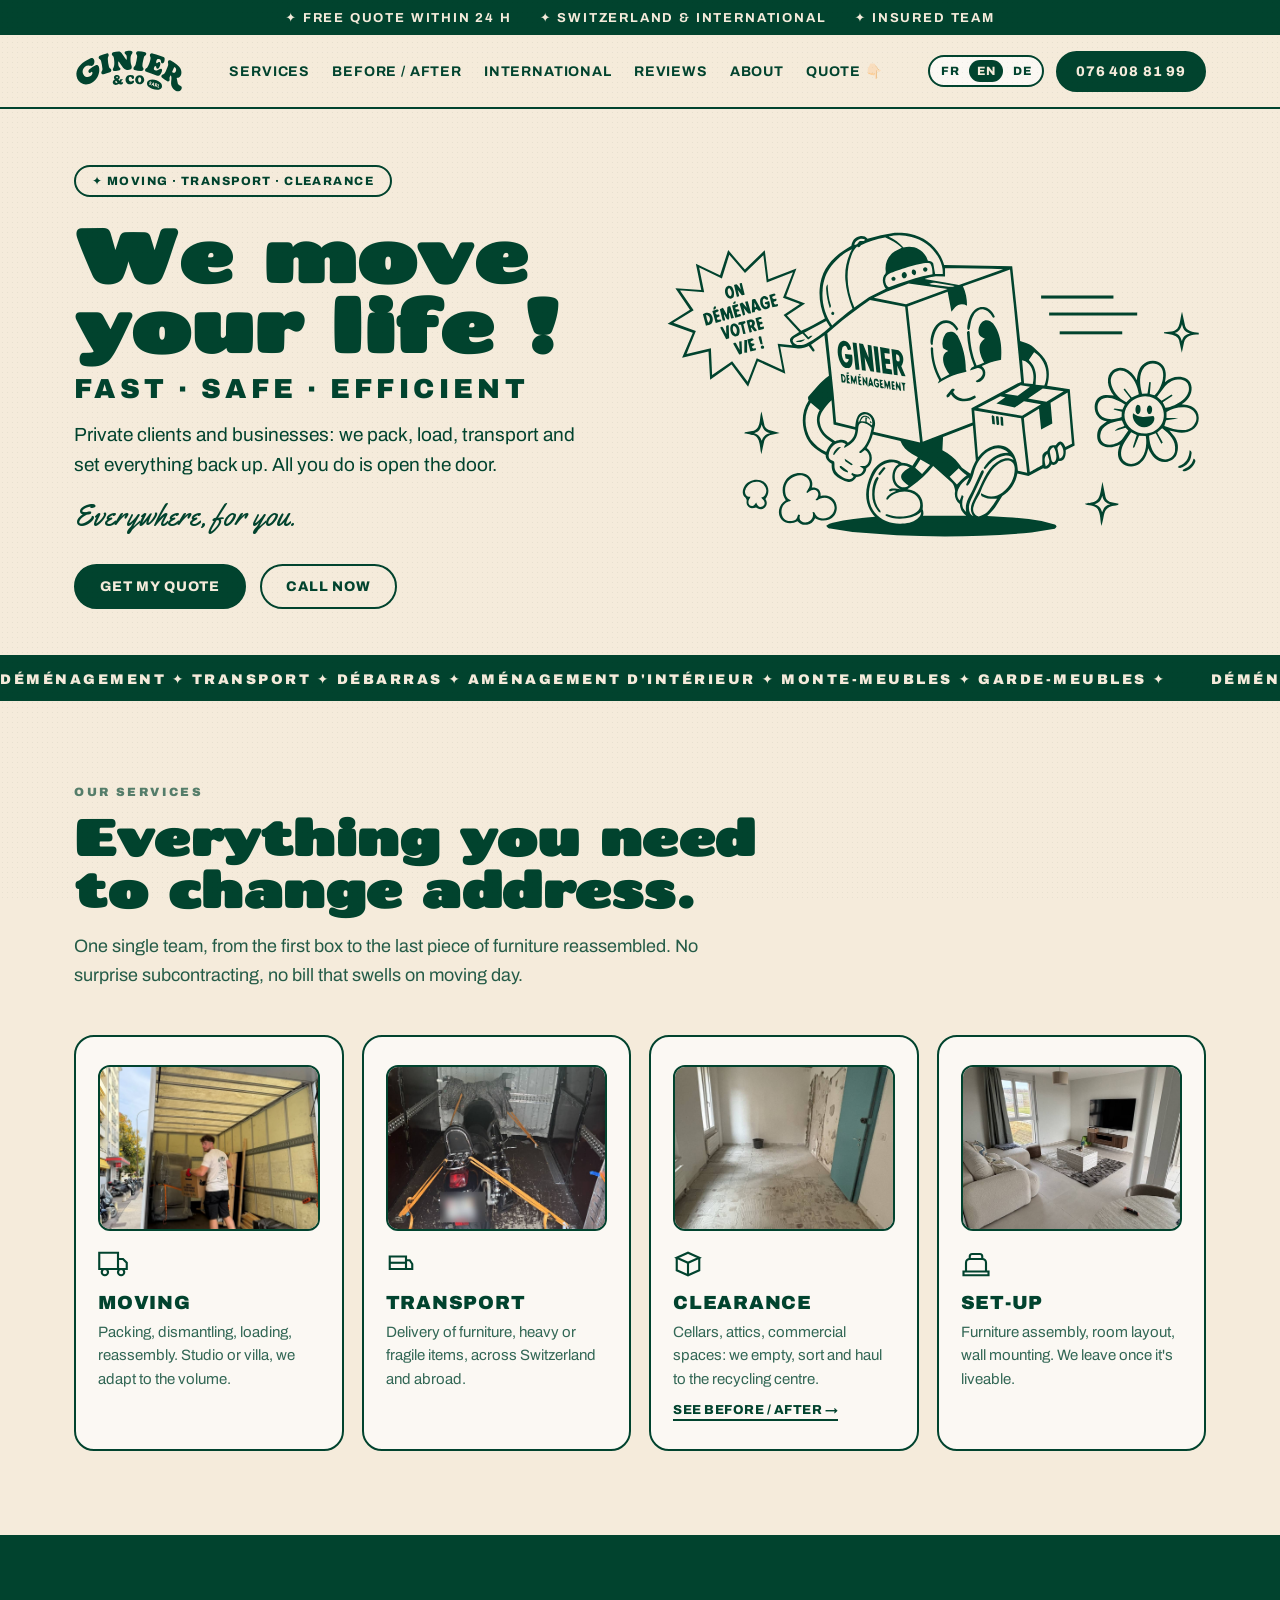
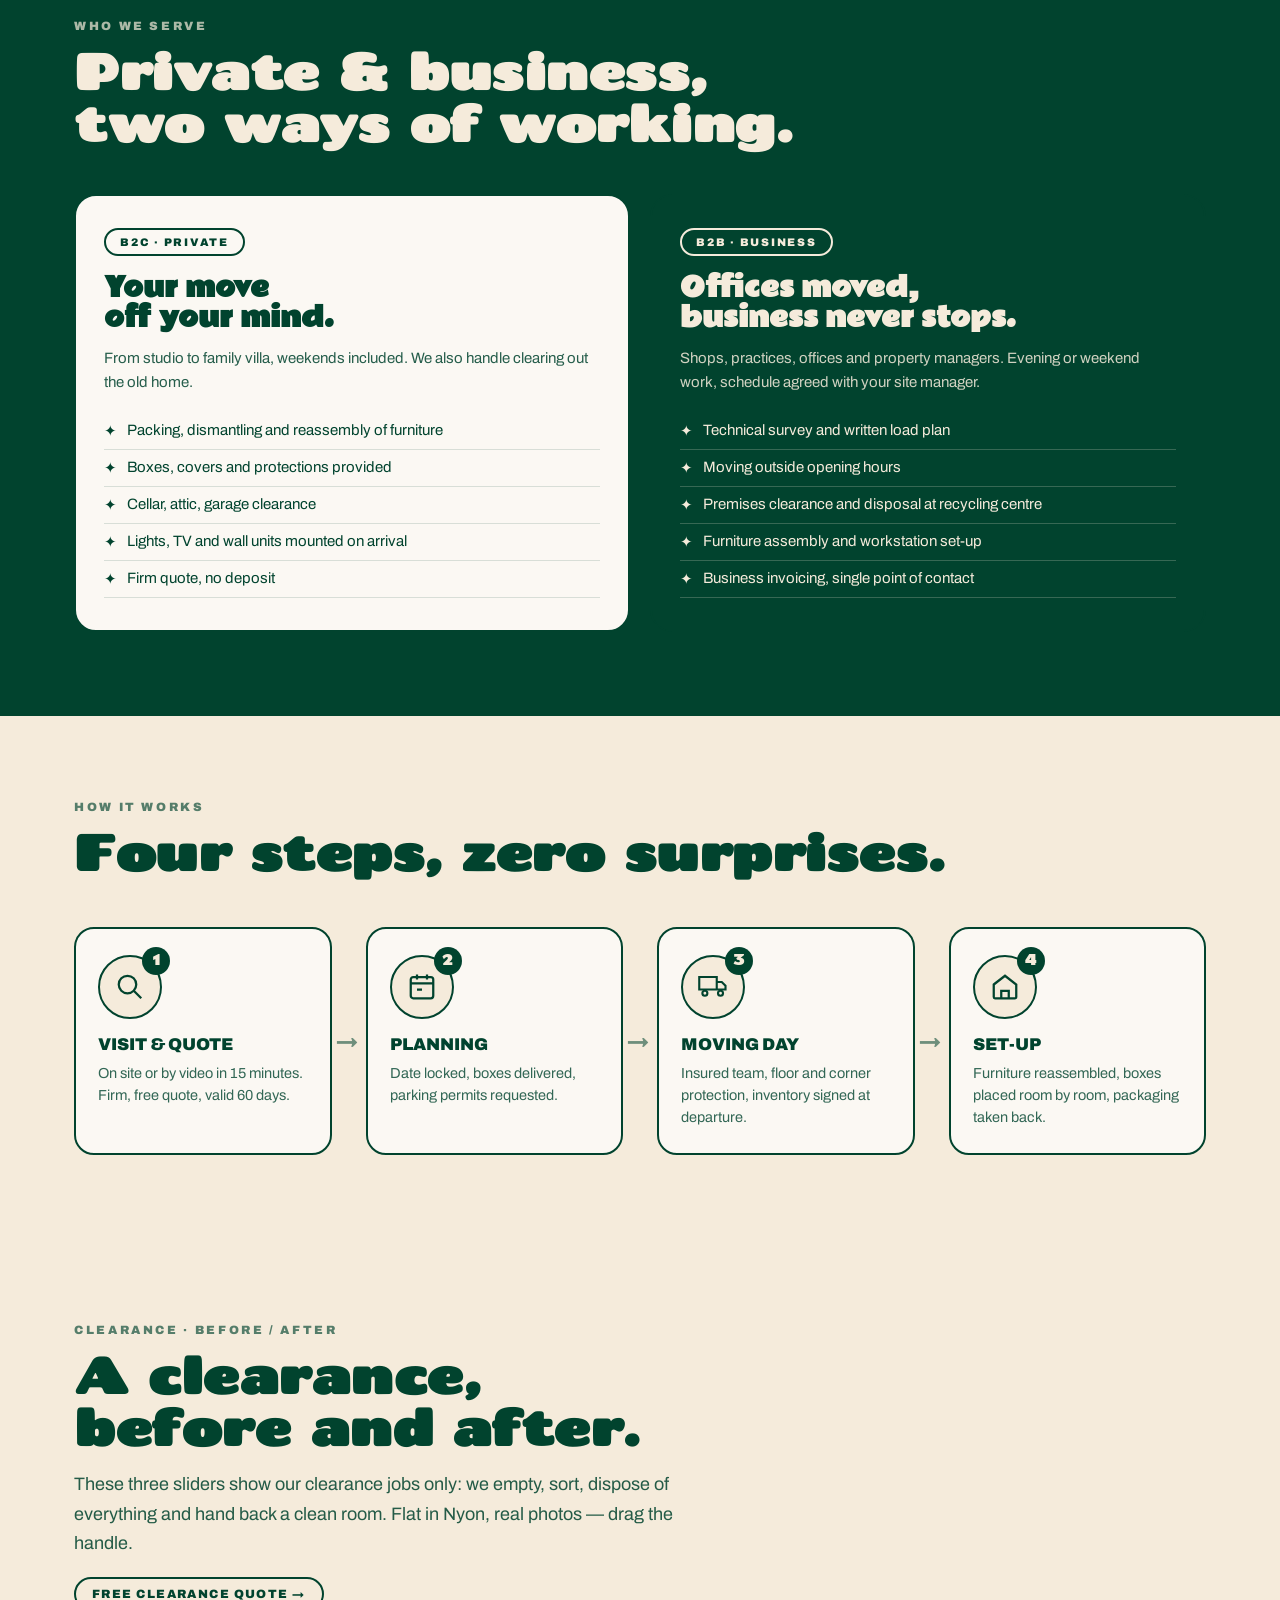
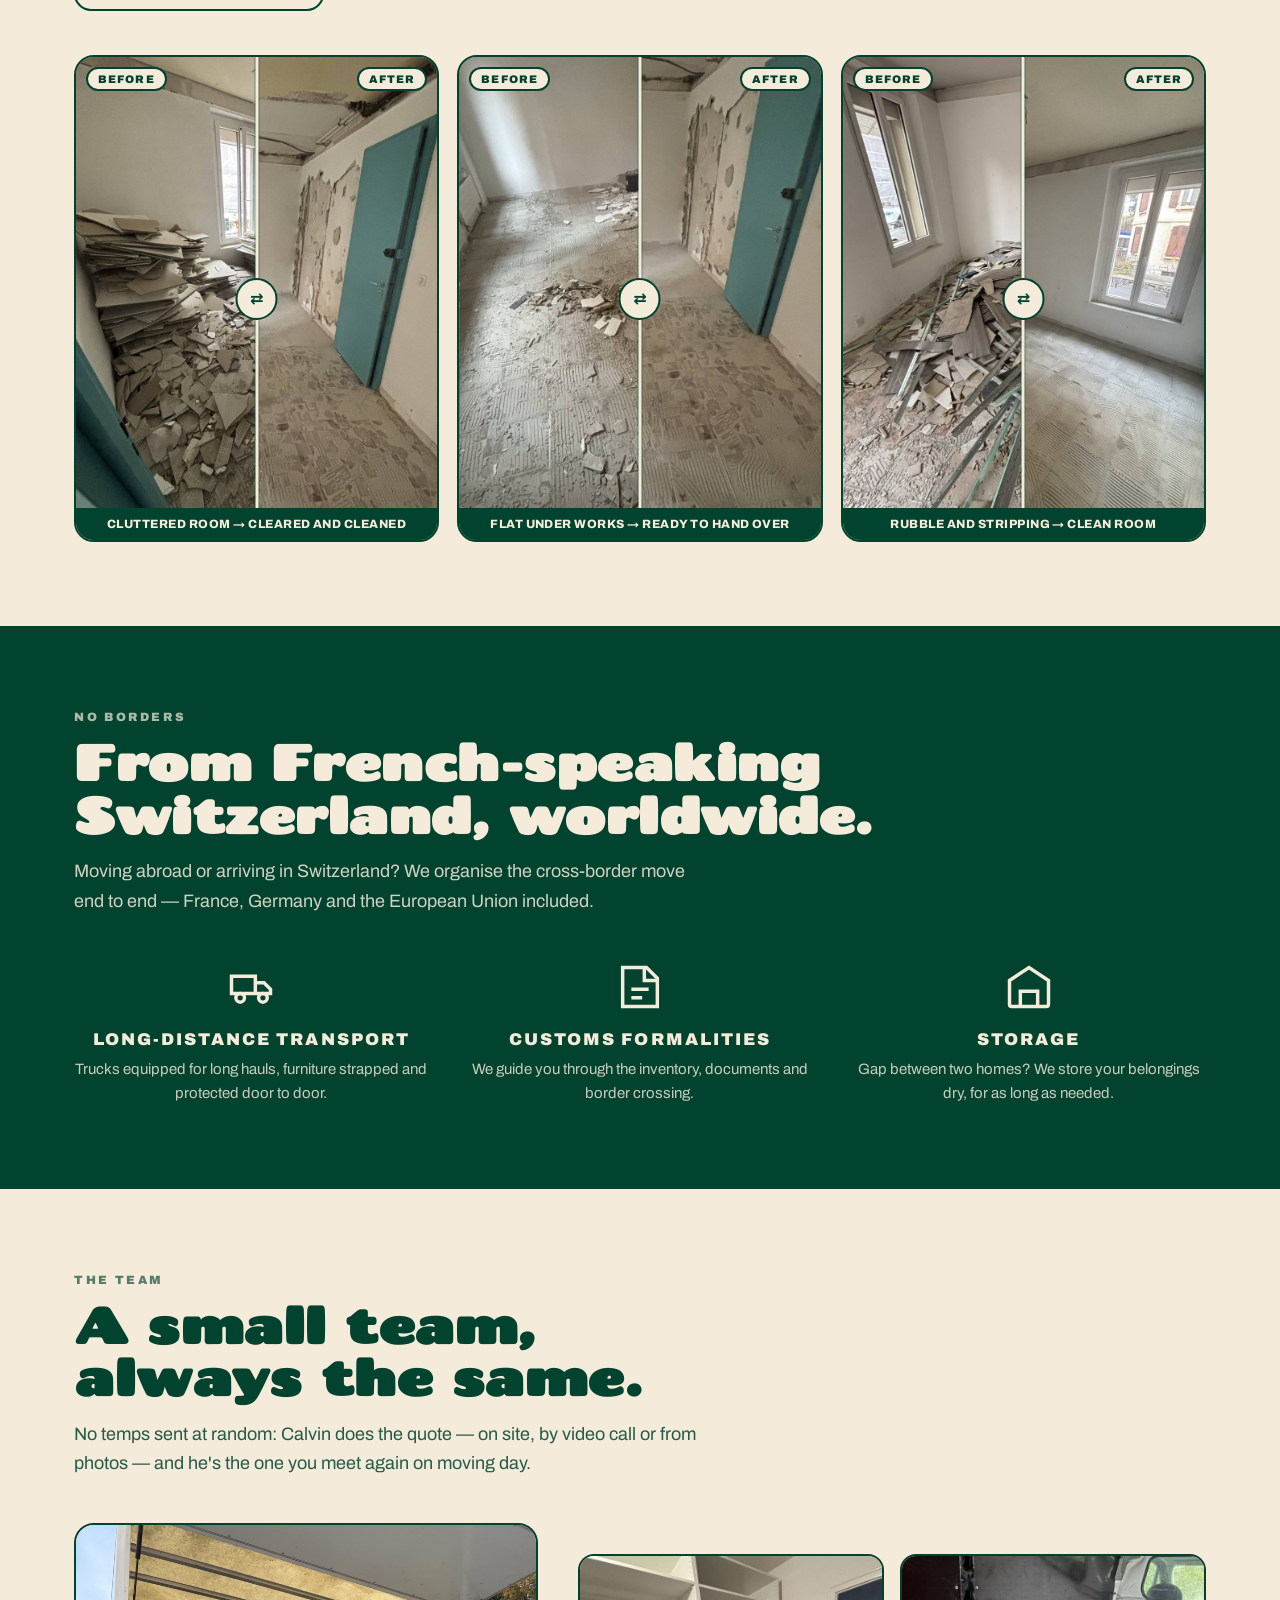
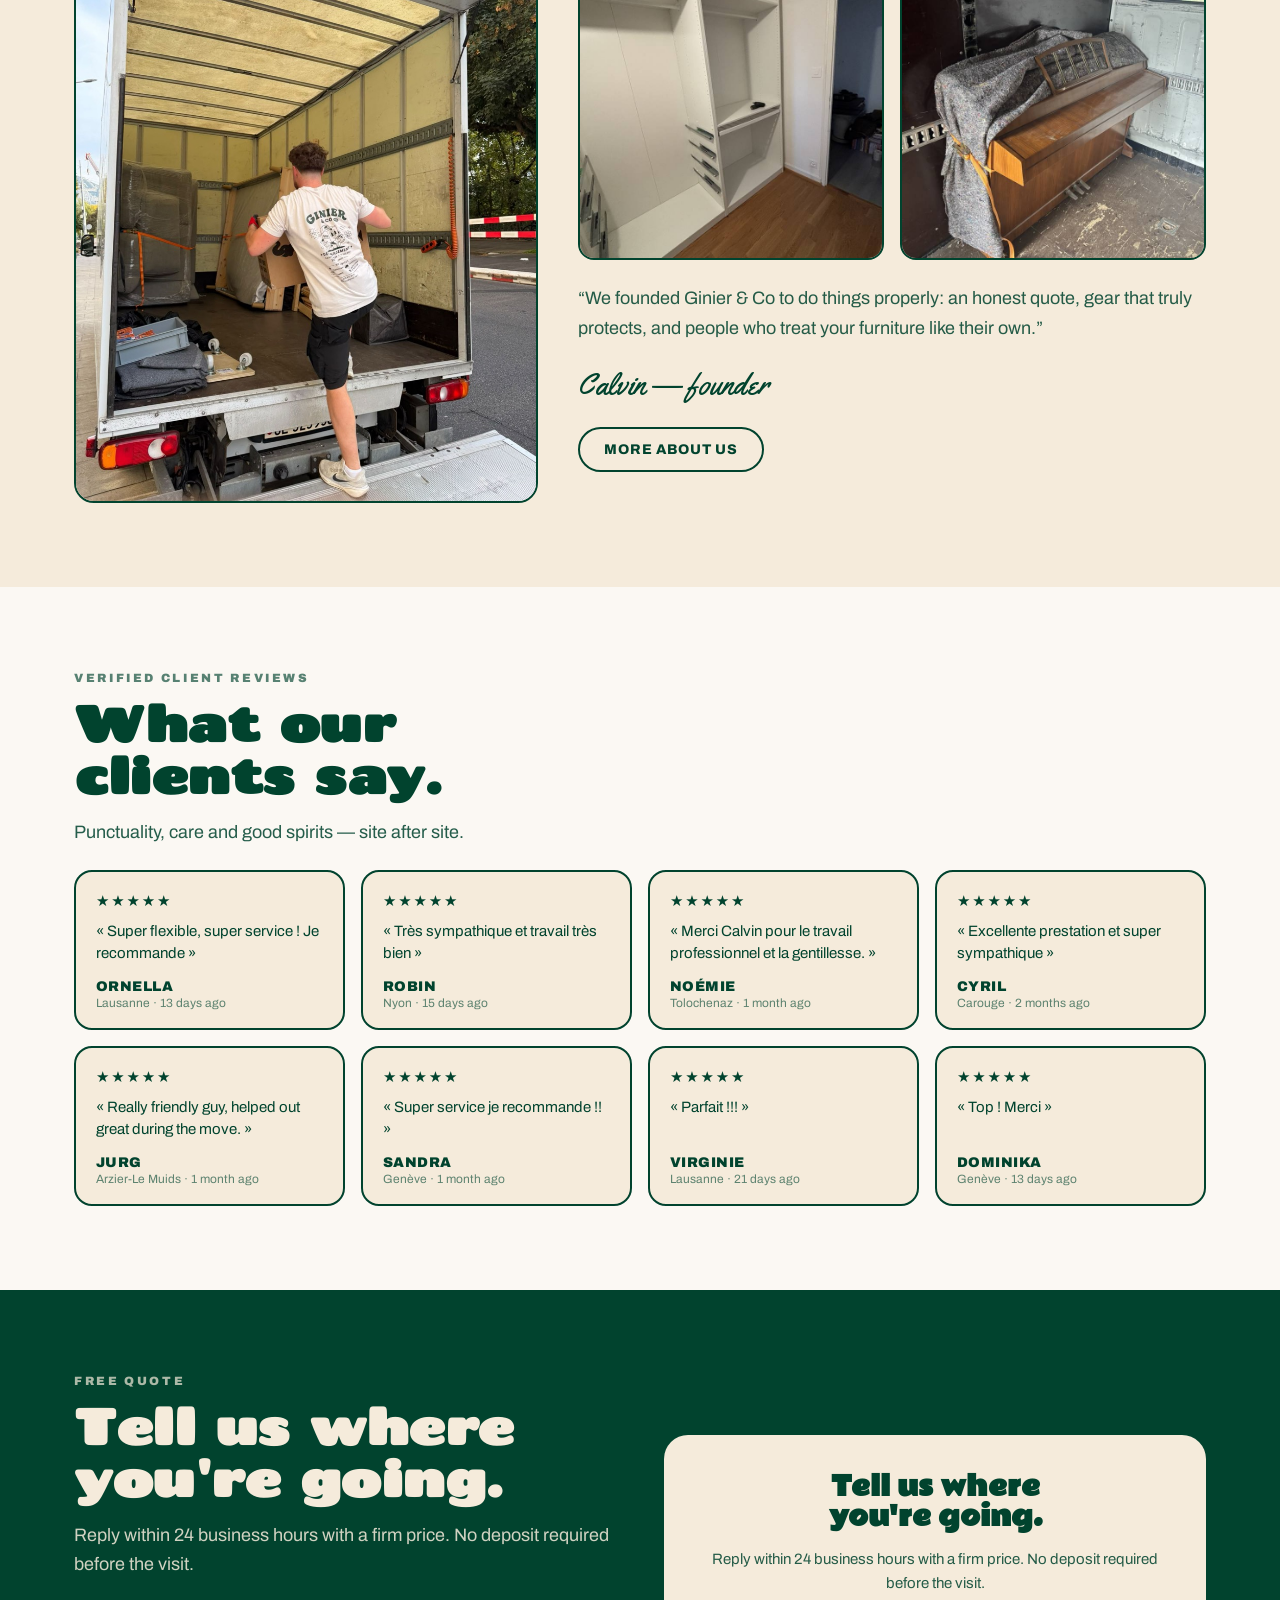
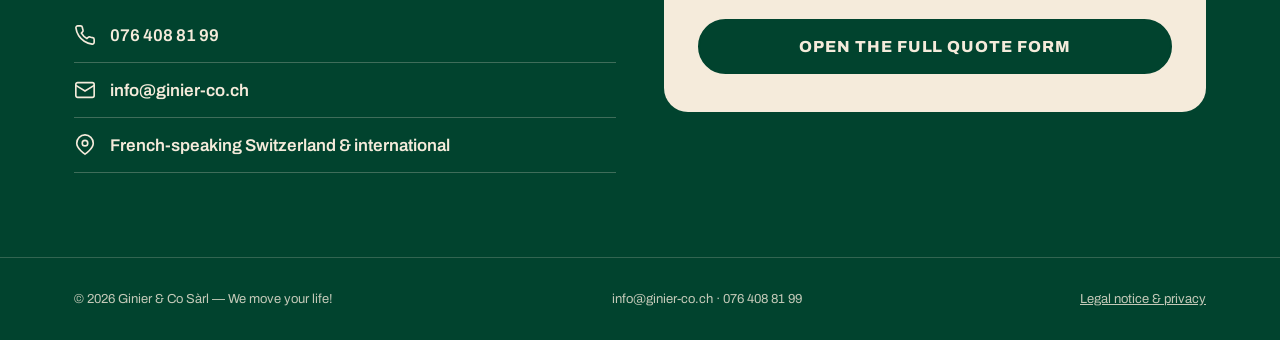
<file: index.html>
<!DOCTYPE html>
<html lang="fr">
<head>
<meta charset="UTF-8">
<meta name="viewport" content="width=device-width, initial-scale=1">
<title>Ginier &amp; Co Sàrl — On déménage votre vie !</title>
<meta name="description" data-i18n-content="hero.sub" content="Déménagement, transport et débarras en Suisse romande et à l'international. Devis gratuit sous 24 h, équipe assurée.">
<link rel="alternate" hreflang="fr" href="https://ginier-co.ch/">
<link rel="alternate" hreflang="en" href="https://ginier-co.ch/">
<link rel="alternate" hreflang="de" href="https://ginier-co.ch/">
<link rel="canonical" href="https://ginier-co.ch/">
<link rel="icon" href="assets/favicon.svg" type="image/svg+xml">
<!-- Partage réseaux sociaux -->
<meta property="og:type" content="website">
<meta property="og:site_name" content="Ginier &amp; Co Sàrl">
<meta property="og:title" content="Ginier &amp; Co Sàrl — On déménage votre vie !">
<meta property="og:description" content="Déménagement, transport et débarras en Suisse romande et à l'international. Devis gratuit sous 24 h.">
<meta property="og:image" content="https://ginier-co.ch/assets/og-marque.jpg">
<meta property="og:url" content="https://ginier-co.ch/">
<meta name="twitter:card" content="summary_large_image">
<link rel="preconnect" href="https://fonts.googleapis.com">
<link rel="preconnect" href="https://fonts.gstatic.com" crossorigin>
<link href="https://fonts.googleapis.com/css2?family=Chango&family=Rammetto+One&family=Archivo:wght@400;600;700;800;900&family=Yellowtail&display=swap" rel="stylesheet">
<style>
:root{
  --green:#01432E;
  --green-2:#0b5a3e;
  --cream:#F5EBDB;
  --cream-2:#FBF8F3;
  --ink:#12271e;
}
*{box-sizing:border-box;margin:0;padding:0}
html{scroll-behavior:smooth}
body{background:var(--cream);color:var(--green);font-family:'Archivo',system-ui,sans-serif;overflow-x:hidden}
.wrap{max-width:1180px;margin:0 auto;padding:0 24px}
.display{font-family:'Chango','Rammetto One','Cooper Black',Georgia,serif;letter-spacing:-.01em}
.script{font-family:'Yellowtail',cursive}

/* ---------- grain / texture ---------- */
body::before{content:"";position:fixed;inset:0;pointer-events:none;z-index:999;
  background-image:radial-gradient(var(--green) .5px,transparent .5px);background-size:5px 5px;mix-blend-mode:multiply;opacity:.06}

/* ---------- topbar ---------- */
.topbar{background:var(--green);color:var(--cream);font-size:13px;font-weight:700;letter-spacing:.14em;text-transform:uppercase}
.topbar .wrap{display:flex;justify-content:center;gap:28px;padding:10px 24px;flex-wrap:wrap;text-align:center}
.topbar span{white-space:nowrap}

/* ---------- nav ---------- */
nav{position:sticky;top:0;z-index:50;background:rgba(245,235,219,.92);backdrop-filter:blur(8px);border-bottom:2px solid var(--green)}
nav .wrap{display:flex;align-items:center;justify-content:space-between;padding:14px 24px;gap:16px}
nav img{height:44px;display:block}
.brand{display:inline-flex}
.links{display:flex;gap:22px;align-items:center;font-weight:700;font-size:14px;text-transform:uppercase;letter-spacing:.06em}
.links a{color:var(--green);text-decoration:none}
.links a:hover{text-decoration:underline;text-underline-offset:5px;text-decoration-thickness:2px}
.nav-right{display:flex;align-items:center;gap:12px}
.btn{display:inline-block;background:var(--green);color:var(--cream);padding:13px 24px;border-radius:999px;font-weight:800;
  text-decoration:none;font-size:14px;letter-spacing:.06em;text-transform:uppercase;border:2px solid var(--green);transition:.18s;cursor:pointer}
.btn:hover{background:var(--cream);color:var(--green);transform:translateY(-2px)}
.btn-outline{background:transparent;color:var(--green)}
.btn-outline:hover{background:var(--green);color:var(--cream)}
.phone-btn{padding:11px 18px}

/* ---------- sélecteur de langue ---------- */
.lang{display:flex;gap:2px;border:2px solid var(--green);border-radius:999px;padding:3px;background:var(--cream-2)}
.lang-btn{border:none;background:transparent;color:var(--green);font-family:inherit;font-weight:800;font-size:12px;
  letter-spacing:.04em;padding:5px 8px;border-radius:999px;cursor:pointer;line-height:1}
.lang-btn.on{background:var(--green);color:var(--cream)}

/* ---------- menu mobile ---------- */
.nav-toggle{display:none;border:2px solid var(--green);background:var(--cream-2);border-radius:10px;padding:7px;cursor:pointer}
.nav-toggle svg{width:20px;height:20px;display:block;stroke:var(--green);fill:none}

/* ---------- hero ---------- */
header{padding:56px 0 0;position:relative}
.hero{display:grid;grid-template-columns:1.02fr 1fr;gap:32px;align-items:center}
.badge{display:inline-flex;align-items:center;gap:8px;border:2px solid var(--green);border-radius:999px;
  padding:7px 16px;font-size:12px;font-weight:800;letter-spacing:.12em;text-transform:uppercase;margin-bottom:22px}
h1.display{font-size:clamp(40px,6.4vw,74px);line-height:.95;margin-bottom:18px}
.thin{display:block;font-family:'Archivo',sans-serif;font-weight:900;font-size:clamp(17px,2.15vw,28px);
  letter-spacing:.16em;text-transform:uppercase;margin-top:16px;white-space:nowrap}
.sub{font-size:19px;line-height:1.6;max-width:520px;margin-bottom:14px}
.tagline{font-size:30px;margin-bottom:28px;display:block}
.cta-row{display:flex;gap:14px;flex-wrap:wrap;align-items:center}
.hero-visual{position:relative;text-align:center}
.hero-visual img{width:100%;max-width:620px}

/* ---------- ticker ---------- */
.ticker{margin-top:46px;background:var(--green);color:var(--cream);overflow:hidden;border-top:2px solid var(--green)}
.ticker-track{display:flex;gap:44px;padding:14px 0;white-space:nowrap;animation:slide 26s linear infinite;font-weight:900;
  letter-spacing:.18em;text-transform:uppercase;font-size:14px}
@keyframes slide{from{transform:translateX(0)}to{transform:translateX(-50%)}}

/* ---------- sections ---------- */
section{padding:84px 0}
.eyebrow{font-size:12px;font-weight:900;letter-spacing:.22em;text-transform:uppercase;opacity:.65;margin-bottom:12px}
h2.display{font-size:clamp(30px,4.2vw,50px);line-height:1.05;margin-bottom:16px}
.lead{font-size:18px;line-height:1.65;max-width:640px;opacity:.85}

.cards{display:grid;grid-template-columns:repeat(4,1fr);gap:18px;margin-top:44px}
.card{background:var(--cream-2);border:2px solid var(--green);border-radius:20px;padding:28px 22px;transition:.2s}
.card:hover{transform:translateY(-6px);box-shadow:8px 8px 0 var(--green)}
.card svg{width:42px;height:42px;margin-bottom:16px}
.card h3{font-size:19px;font-weight:900;text-transform:uppercase;letter-spacing:.04em;margin-bottom:8px}
.card p{font-size:15px;line-height:1.55;opacity:.8}
    .card-photo{width:100%;height:auto;aspect-ratio:4/3;object-fit:cover;border-radius:12px;border:2px solid var(--green);margin-bottom:18px;display:block;background:var(--cream)}
    .card svg{width:30px;height:30px;margin-bottom:10px}
    .card-link{display:inline-block;margin-top:12px;font-size:13px;font-weight:800;letter-spacing:.04em;text-transform:uppercase;color:var(--green);text-decoration:none;border-bottom:2px solid var(--green);padding-bottom:2px}
    .ba-scope{display:inline-flex;align-items:center;gap:8px;margin-top:18px;padding:8px 16px;border:2px solid var(--green);border-radius:999px;font-size:12px;font-weight:900;letter-spacing:.12em;text-transform:uppercase;text-decoration:none;color:var(--green)}

/* ---------- targets / international ---------- */
.targets{background:var(--green);color:var(--cream)}
.targets .eyebrow{opacity:.7}
.tgrid{display:grid;grid-template-columns:repeat(3,1fr);gap:34px;margin-top:44px;text-align:center}
.tgrid svg{width:52px;height:52px;margin-bottom:14px}
.tgrid h3{font-size:17px;font-weight:900;letter-spacing:.12em;text-transform:uppercase;margin-bottom:8px}
.tgrid p{font-size:15px;line-height:1.6;opacity:.82}

/* ---------- steps (schéma du cheminement) ---------- */
.steps{display:grid;grid-template-columns:repeat(4,1fr);gap:34px;margin-top:48px}
.step{position:relative;background:var(--cream-2);border:2px solid var(--green);border-radius:20px;padding:26px 22px 24px;transition:.2s}
.step:hover{transform:translateY(-6px);box-shadow:8px 8px 0 var(--green)}
.step-ico{position:relative;width:64px;height:64px;border:2px solid var(--green);border-radius:50%;display:grid;place-content:center;background:var(--cream);margin-bottom:16px}
.step-ico svg{width:30px;height:30px;display:block}
.step-num{position:absolute;top:-10px;right:-10px;width:28px;height:28px;border-radius:50%;background:var(--green);color:var(--cream);
  display:grid;place-content:center;font-family:'Rammetto One',serif;font-size:13px;line-height:1}
.step h3{font-size:17px;font-weight:900;text-transform:uppercase;margin-bottom:8px}
.step p{font-size:14.5px;line-height:1.55;opacity:.8}
.step::after{content:"→";position:absolute;top:50%;right:-28px;transform:translateY(-50%);font-size:22px;font-weight:900;color:var(--green);opacity:.55}
.step:last-child::after{content:none}


/* ---------- avant / après ---------- */
.ba-grid{display:grid;grid-template-columns:repeat(3,1fr);gap:18px;margin-top:44px}
.ba{--pos:50%;position:relative;border:2px solid var(--green);border-radius:20px;overflow:hidden;aspect-ratio:3/4;touch-action:pan-y;
  user-select:none;cursor:ew-resize;background:#cfc9be}
.ba img{position:absolute;inset:0;width:100%;height:100%;object-fit:cover;display:block;pointer-events:none}
.ba-after{position:absolute;inset:0;clip-path:inset(0 calc(100% - var(--pos)) 0 0)}
.ba-handle{position:absolute;top:0;bottom:0;left:var(--pos);width:3px;background:var(--cream);transform:translateX(-50%);
  box-shadow:0 0 0 1px rgba(1,67,46,.4)}
.ba-handle::after{content:"⇄";position:absolute;top:50%;left:50%;transform:translate(-50%,-50%);width:38px;height:38px;
  background:var(--cream);border:2px solid var(--green);border-radius:50%;display:grid;place-content:center;
  font-size:16px;font-weight:900;color:var(--green)}
.ba-tag{position:absolute;bottom:0;left:0;right:0;background:var(--green);color:var(--cream);font-size:12px;font-weight:800;
  letter-spacing:.04em;text-transform:uppercase;padding:9px 12px;text-align:center;z-index:3}
.ba-badge{position:absolute;top:10px;font-size:11px;font-weight:900;letter-spacing:.1em;text-transform:uppercase;
  background:var(--cream);color:var(--green);border:2px solid var(--green);border-radius:999px;padding:4px 10px;z-index:2}
.ba-badge.b{left:10px}
.ba-badge.a{right:10px}

/* ---------- avis ---------- */
.reviews{background:var(--cream-2)}
.rev-head{display:flex;flex-wrap:wrap;gap:24px 32px;align-items:center;justify-content:space-between;margin-top:38px;
  border:2px solid var(--green);border-radius:24px;padding:26px 30px;background:var(--cream)}
.rev-score{display:flex;align-items:center;gap:18px}
.rev-num{font-family:'Rammetto One',serif;font-size:56px;line-height:.9}
.rev-score .stars{font-size:20px;letter-spacing:.15em}
.rev-sub{font-size:13px;font-weight:800;text-transform:uppercase;letter-spacing:.08em;opacity:.75;margin-top:4px}
.rev-badges{display:flex;flex-wrap:wrap;gap:10px;align-items:center}
.rev-badge{border:2px solid var(--green);border-radius:999px;padding:8px 15px;font-size:12px;font-weight:800;
  text-transform:uppercase;letter-spacing:.05em}
.rev-badge.solid{background:var(--green);color:var(--cream)}
.rev-see{font-weight:800;color:var(--green);text-decoration:none;font-size:14px;letter-spacing:.04em;border-bottom:2px solid var(--green)}
.rev-grid{display:grid;grid-template-columns:repeat(4,1fr);gap:16px;margin-top:22px}
.rev-card{background:var(--cream);border:2px solid var(--green);border-radius:18px;padding:20px 20px 18px;display:flex;flex-direction:column}
.rev-card .stars{font-size:15px;letter-spacing:.12em;color:var(--green)}
.rev-card p{font-size:15px;line-height:1.5;margin:10px 0 14px;flex:1}
.rev-who{font-weight:900;font-size:14px;text-transform:uppercase;letter-spacing:.03em}
.rev-meta{font-size:12px;opacity:.62;margin-top:2px}

/* ---------- quote / contact ---------- */
.contact{background:var(--green);color:var(--cream)}
.cgrid{display:grid;grid-template-columns:1fr 1fr;gap:48px;align-items:center}
.contact-list{list-style:none;margin-top:28px}
.contact-list li{display:flex;gap:14px;align-items:center;padding:16px 0;border-bottom:1px solid rgba(245,235,219,.25);font-size:17px;font-weight:600}
.contact-list svg{width:22px;height:22px;flex:none}
.contact-list a{color:var(--cream);text-decoration:none}
.quote-cta{background:var(--cream);color:var(--green);border-radius:24px;padding:38px 34px;text-align:center}
.quote-cta h3{font-family:'Rammetto One',serif;font-size:26px;line-height:1.15;margin-bottom:14px}
.quote-cta p{font-size:15px;line-height:1.6;opacity:.85;margin-bottom:24px}
.quote-cta .big{display:block;width:100%;font-size:16px;padding:17px}
.quote-cta .mini{margin-top:16px;font-size:13px;font-weight:800;letter-spacing:.06em;text-transform:uppercase;opacity:.7}

/* ---------- segments b2c / b2b ---------- */
.seg{display:grid;grid-template-columns:1fr 1fr;gap:20px;margin-top:44px}
.segbox{border:2px solid var(--green);border-radius:22px;padding:32px 28px;background:var(--cream-2);color:var(--green)}
.segbox.dark{background:var(--green);color:var(--cream)}
.segbox .kicker{display:inline-block;border:2px solid currentColor;border-radius:999px;padding:6px 14px;font-size:11px;
  font-weight:900;letter-spacing:.16em;text-transform:uppercase;margin-bottom:18px}
.segbox h3{font-family:'Rammetto One',serif;font-size:26px;margin-bottom:12px;line-height:1.15}
.segbox p{font-size:15px;line-height:1.65;opacity:.85;margin-bottom:18px}
.segbox ul{list-style:none}
.segbox li{padding:9px 0;border-bottom:1px solid rgba(1,67,46,.14);font-size:15px;display:flex;gap:10px}
.segbox.dark li{border-color:rgba(245,235,219,.22)}
.segbox li::before{content:"✦";flex:none}

/* ---------- équipe ---------- */
.team{display:grid;grid-template-columns:.85fr 1.15fr;gap:40px;align-items:center;margin-top:44px}
.team>img{width:100%;aspect-ratio:4/5;height:auto;object-fit:cover;object-position:50% 45%;border:2px solid var(--green);border-radius:20px;display:block}
.team-photos{display:grid;grid-template-columns:1fr 1fr;gap:16px}
.team-photos img{width:100%;aspect-ratio:1/1;height:auto;object-fit:cover;border:2px solid var(--green);border-radius:16px;display:block}
.team-strip{display:grid;grid-template-columns:1fr 1fr;gap:16px;margin-top:28px}
.team-strip img{width:100%;aspect-ratio:1/1;height:auto;object-fit:cover;object-position:50% 62%;border:2px solid var(--green);border-radius:16px;display:block}
.signature{font-family:'Yellowtail',cursive;font-size:30px;margin-top:20px;display:block}

/* ---------- footer ---------- */
footer{background:var(--green);color:var(--cream);padding:34px 0;border-top:1px solid rgba(245,235,219,.2)}
footer .wrap{display:flex;justify-content:space-between;gap:20px;flex-wrap:wrap;font-size:13px;opacity:.8}

@media(max-width:900px){
  .hero{grid-template-columns:1fr;text-align:center}
  .sub{margin-inline:auto}
  .cta-row{justify-content:center}
  .cards,.ba-grid,.rev-grid{grid-template-columns:repeat(2,1fr)}
  .steps{grid-template-columns:1fr;gap:42px}
  .step::after{content:"↓";top:auto;bottom:-36px;right:auto;left:50%;transform:translateX(-50%)}
  .step:last-child::after{content:none}
  .tgrid,.cgrid,.seg,.team{grid-template-columns:1fr}
  .team-strip img{aspect-ratio:3/4}
  .nav-toggle{display:block}
  .links{position:absolute;top:100%;left:0;right:0;background:var(--cream);border-bottom:2px solid var(--green);
    flex-direction:column;gap:0;padding:6px 24px 16px;display:none}
  .links.open{display:flex}
  .links a{padding:13px 0;border-bottom:1px solid rgba(1,67,46,.12);width:100%}
}
@media(max-width:600px){
  .lang-btn{padding:10px 9px}
  .cards,.rev-grid{grid-template-columns:1fr}
  .ba-grid{grid-template-columns:1fr}
  .phone-btn{display:none}
}
</style>
</head>
<body>

<div class="topbar"><div class="wrap">
  <span data-i18n="top.quote">✦ Devis gratuit sous 24 h</span>
  <span data-i18n="top.intl">✦ Suisse &amp; international</span>
  <span data-i18n="top.insured">✦ Équipe assurée</span>
</div></div>

<nav><div class="wrap">
  <a href="index.html" class="brand"><img src="assets/logo.svg" alt="Ginier &amp; Co Sàrl"></a>
  <div class="links">
    <a href="#services" data-i18n="nav.services">Services</a>
    <a href="#avant-apres" data-i18n="nav.ba">Avant / Après</a>
    <a href="#international" data-i18n="nav.intl">International</a>
    <a href="#avis" data-i18n="nav.reviews">Avis</a>
    <a href="a-propos.html" data-i18n="nav.about">À propos</a>
    <a href="devis.html" data-i18n="nav.quote">Devis 👇🏻</a>
  </div>
  <div class="nav-right">
    <div class="lang" role="group" aria-label="Langue / Language / Sprache">
      <button class="lang-btn" data-lang="fr" aria-pressed="false">FR</button>
      <button class="lang-btn" data-lang="en" aria-pressed="false">EN</button>
      <button class="lang-btn" data-lang="de" aria-pressed="false">DE</button>
    </div>
    <a class="btn phone-btn" href="tel:+41764088199">076 408 81 99</a>
    <button class="nav-toggle" aria-label="Menu" aria-expanded="false"><svg viewBox="0 0 24 24" stroke-width="2"><path d="M3 6h18M3 12h18M3 18h18"/></svg></button>
  </div>
</div></nav>

<header><div class="wrap">
  <div class="hero">
    <div>
      <div class="badge" data-i18n="hero.badge">✦ Déménagement · Transport · Débarras</div>
      <h1 class="display"><span data-i18n-html="hero.h1">On déménage<br>votre vie&nbsp;!</span>
        <span class="thin" data-i18n="hero.thin">Rapide · Sûr · Efficace</span>
      </h1>
      <p class="sub" data-i18n="hero.sub">Particuliers et professionnels : on emballe, on charge, on transporte et on réinstalle. Vous n'avez qu'à ouvrir la porte.</p>
      <span class="script tagline" data-i18n="hero.tagline">Partout, pour vous.</span>
      <div class="cta-row">
        <a class="btn" href="devis.html" data-i18n="cta.quote">Demander mon devis</a>
        <a class="btn btn-outline" href="tel:+41764088199" data-i18n="cta.call">Appeler maintenant</a>
      </div>
    </div>
    <div class="hero-visual">
      <img src="assets/mascotte.svg" alt="Mascotte Ginier Déménagement">
    </div>
  </div>
</div>
<div class="ticker"><div class="ticker-track">
  <span>Déménagement ✦ Transport ✦ Débarras ✦ Aménagement d'intérieur ✦ Monte-meubles ✦ Garde-meubles ✦</span>
  <span>Déménagement ✦ Transport ✦ Débarras ✦ Aménagement d'intérieur ✦ Monte-meubles ✦ Garde-meubles ✦</span>
</div></div>
</header>

<section id="services"><div class="wrap">
  <div class="eyebrow" data-i18n="srv.eyebrow">Nos services</div>
  <h2 class="display" data-i18n-html="srv.h2">Tout ce qu'il faut<br>pour changer d'adresse.</h2>
  <p class="lead" data-i18n="srv.lead">Une seule équipe du premier carton au dernier meuble remonté. Pas de sous-traitance surprise, pas de facture qui gonfle le jour J.</p>
  <div class="cards">
    <div class="card">
      <img class="card-photo" src="assets/equipe-chargement.jpg" alt="Calvin charge un carton dans le camion" data-i18n-alt="srv.1.alt" loading="lazy" width="900" height="1200" style="object-position:50% 62%">
      <svg viewBox="0 0 24 24" fill="none" stroke="currentColor" stroke-width="1.7"><path d="M1 3h15v13H1zM16 8h4l3 3v5h-7z"/><circle cx="5.5" cy="18.5" r="2.5"/><circle cx="18.5" cy="18.5" r="2.5"/></svg>
      <h3 data-i18n="srv.1.t">Déménagement</h3>
      <p data-i18n="srv.1.p">Emballage, démontage, chargement, remontage. Studio ou villa, on s'adapte au volume.</p>
    </div>
    <div class="card">
      <img class="card-photo" src="assets/srv-transport.jpg" alt="Scooter sanglé dans le camion pour un transport" data-i18n-alt="srv.2.alt" loading="lazy" width="1000" height="750">
      <svg viewBox="0 0 24 24" fill="none" stroke="currentColor" stroke-width="1.7"><path d="M3 6h13v10H3zM16 9h3l2 3v4h-5z"/><path d="M3 11h13"/></svg>
      <h3 data-i18n="srv.2.t">Transport</h3>
      <p data-i18n="srv.2.p">Livraison de mobilier, objets lourds ou fragiles, dans toute la Suisse et à l'étranger.</p>
    </div>
    <div class="card">
      <img class="card-photo" src="assets/srv-debarras.jpg" alt="Pièce vidée et nettoyée après un débarras" data-i18n-alt="srv.3.alt" loading="lazy" width="1000" height="750">
      <svg viewBox="0 0 24 24" fill="none" stroke="currentColor" stroke-width="1.7"><path d="M3 7l9-4 9 4-9 4z"/><path d="M3 7v10l9 4 9-4V7"/><path d="M12 11v10"/></svg>
      <h3 data-i18n="srv.3.t">Débarras</h3>
      <p data-i18n="srv.3.p">Caves, greniers, locaux commerciaux : on vide, on trie et on évacue en déchetterie.</p>
      <a class="card-link" href="#avant-apres" data-i18n="srv.3.link">Voir avant / après →</a>
    </div>
    <div class="card">
      <img class="card-photo" src="assets/srv-demenagement.jpg" alt="Salon aménagé et installé" data-i18n-alt="srv.4.alt" loading="lazy" width="1000" height="750">
      <svg viewBox="0 0 24 24" fill="none" stroke="currentColor" stroke-width="1.7"><path d="M4 18v-7a3 3 0 013-3h10a3 3 0 013 3v7"/><path d="M2 18h20v3H2z"/><path d="M7 8V6a2 2 0 012-2h6a2 2 0 012 2v2"/></svg>
      <h3 data-i18n="srv.4.t">Aménagement</h3>
      <p data-i18n="srv.4.p">Montage de meubles, agencement des pièces, fixation murale. On repart quand c'est habitable.</p>
    </div>
  </div>
</div></section>

<section class="targets" id="particuliers"><div class="wrap">
  <div class="eyebrow" data-i18n="seg.eyebrow">Pour qui</div>
  <h2 class="display" data-i18n-html="seg.h2">Particuliers &amp; entreprises,<br>deux façons de travailler.</h2>
  <div class="seg">
    <div class="segbox">
      <span class="kicker" data-i18n="seg.b2c.k">B2C · Particuliers</span>
      <h3 data-i18n-html="seg.b2c.h">Votre déménagement<br>sans y penser.</h3>
      <p data-i18n="seg.b2c.p">Du studio à la villa familiale, week-ends compris. On s'occupe aussi du débarras de l'ancien logement.</p>
      <ul>
        <li data-i18n="seg.b2c.1">Emballage, démontage et remontage du mobilier</li>
        <li data-i18n="seg.b2c.2">Cartons, housses et protections fournis</li>
        <li data-i18n="seg.b2c.3">Débarras cave, grenier, garage</li>
        <li data-i18n="seg.b2c.4">Pose de luminaires, TV et meubles muraux à l'arrivée</li>
        <li data-i18n="seg.b2c.5">Devis ferme, sans acompte</li>
      </ul>
    </div>
    <div class="segbox dark" id="entreprises">
      <span class="kicker" data-i18n="seg.b2b.k">B2B · Entreprises</span>
      <h3 data-i18n-html="seg.b2b.h">Bureaux déplacés,<br>activité non stoppée.</h3>
      <p data-i18n="seg.b2b.p">Commerces, cabinets, bureaux et régies. Intervention le soir ou le week-end, planning validé avec votre responsable de site.</p>
      <ul>
        <li data-i18n="seg.b2b.1">Repérage technique et plan de charge écrit</li>
        <li data-i18n="seg.b2b.2">Déménagement hors horaires d'ouverture</li>
        <li data-i18n="seg.b2b.3">Débarras de locaux et évacuation en déchetterie</li>
        <li data-i18n="seg.b2b.4">Montage du mobilier et agencement des postes</li>
        <li data-i18n="seg.b2b.5">Facturation entreprise, interlocuteur unique</li>
      </ul>
    </div>
  </div>
</div></section>

<section id="methode"><div class="wrap">
  <div class="eyebrow" data-i18n="met.eyebrow">Comment ça marche</div>
  <h2 class="display" data-i18n="met.h2">Quatre étapes, zéro surprise.</h2>
  <div class="steps">
    <div class="step">
      <div class="step-ico">
        <svg viewBox="0 0 24 24" fill="none" stroke="currentColor" stroke-width="1.8"><circle cx="10" cy="10" r="7"/><path d="M21 21l-6-6"/></svg>
        <span class="step-num">1</span>
      </div>
      <h3 data-i18n="met.1.t">Visite &amp; devis</h3><p data-i18n="met.1.p">Sur place ou en visio en 15 minutes. Devis ferme, gratuit, valable 60 jours.</p>
    </div>
    <div class="step">
      <div class="step-ico">
        <svg viewBox="0 0 24 24" fill="none" stroke="currentColor" stroke-width="1.8"><rect x="3" y="4" width="18" height="17" rx="2"/><path d="M3 9h18M8 2v4M16 2v4M8 14h4"/></svg>
        <span class="step-num">2</span>
      </div>
      <h3 data-i18n="met.2.t">Planification</h3><p data-i18n="met.2.p">Date bloquée, cartons livrés, autorisations de stationnement demandées.</p>
    </div>
    <div class="step">
      <div class="step-ico">
        <svg viewBox="0 0 24 24" fill="none" stroke="currentColor" stroke-width="1.7"><path d="M1 4h14v10H1zM15 8h4l3 3v3h-7z"/><circle cx="5.5" cy="17" r="2"/><circle cx="18" cy="17" r="2"/></svg>
        <span class="step-num">3</span>
      </div>
      <h3 data-i18n="met.3.t">Jour J</h3><p data-i18n="met.3.p">Équipe assurée, protection des sols et des angles, inventaire signé au départ.</p>
    </div>
    <div class="step">
      <div class="step-ico">
        <svg viewBox="0 0 24 24" fill="none" stroke="currentColor" stroke-width="1.8"><path d="M3 10l9-7 9 7v10a1 1 0 01-1 1H4a1 1 0 01-1-1z"/><path d="M9 21v-6h6v6"/></svg>
        <span class="step-num">4</span>
      </div>
      <h3 data-i18n="met.4.t">Installation</h3><p data-i18n="met.4.p">Meubles remontés, cartons déposés pièce par pièce, emballages repris.</p>
    </div>
  </div>
</div></section>

<section id="avant-apres"><div class="wrap">
  <div class="eyebrow" data-i18n="ba.eyebrow">Débarras · avant / après</div>
  <h2 class="display" data-i18n-html="ba.h2">Un débarras,<br>avant et après.</h2>
  <p class="lead" data-i18n="ba.lead">Ces trois glissières montrent uniquement nos chantiers de débarras : on vide, on trie, on évacue et on rend la pièce nette. Appartement à Nyon, photos réelles — faites glisser la poignée.</p>
  <a class="ba-scope" href="devis.html" data-i18n="ba.cta">Devis débarras gratuit →</a>
  <div class="ba-grid">
    <div class="ba">
      <span class="ba-badge b" data-i18n="ba.before">Avant</span>
      <span class="ba-badge a" data-i18n="ba.after">Après</span>
      <img class="ba-before" src="assets/ba-1-apres.jpg" alt="Chambre vidée et nettoyée après intervention">
      <div class="ba-after"><img src="assets/ba-1-avant.jpg" alt="Chambre encombrée avant intervention"></div>
      <div class="ba-handle" role="slider" aria-label="Avant / Après" aria-valuemin="0" aria-valuemax="100" aria-valuenow="50"></div>
      <div class="ba-tag" data-i18n="ba.1">Chambre encombrée → vidée et nettoyée</div>
    </div>
    <div class="ba">
      <span class="ba-badge b" data-i18n="ba.before">Avant</span>
      <span class="ba-badge a" data-i18n="ba.after">Après</span>
      <img class="ba-before" src="assets/ba-2-apres.jpg" alt="Appartement débarrassé prêt à remettre">
      <div class="ba-after"><img src="assets/ba-2-avant.jpg" alt="Appartement en travaux avant débarras"></div>
      <div class="ba-handle" role="slider" aria-label="Avant / Après" aria-valuemin="0" aria-valuemax="100" aria-valuenow="50"></div>
      <div class="ba-tag" data-i18n="ba.2">Appartement en travaux → prêt à remettre</div>
    </div>
    <div class="ba">
      <span class="ba-badge b" data-i18n="ba.before">Avant</span>
      <span class="ba-badge a" data-i18n="ba.after">Après</span>
      <img class="ba-before" src="assets/ba-3-apres.jpg" alt="Pièce nette après débarras">
      <div class="ba-after"><img src="assets/ba-3-avant.jpg" alt="Gravats et démontage avant débarras"></div>
      <div class="ba-handle" role="slider" aria-label="Avant / Après" aria-valuemin="0" aria-valuemax="100" aria-valuenow="50"></div>
      <div class="ba-tag" data-i18n="ba.3">Gravats et démontage → pièce nette</div>
    </div>
  </div>
</div></section>

<section class="targets" id="international"><div class="wrap">
  <div class="eyebrow" data-i18n="intl.eyebrow">Sans frontières</div>
  <h2 class="display" data-i18n-html="intl.h2">De la Suisse romande<br>à l'international.</h2>
  <p class="lead" style="color:var(--cream);opacity:.85" data-i18n="intl.lead">Vous partez à l'étranger ou vous arrivez en Suisse ? On organise le déménagement transfrontalier de bout en bout, France, Allemagne et Union européenne comprises.</p>
  <div class="tgrid">
    <div>
      <svg viewBox="0 0 24 24" fill="none" stroke="currentColor" stroke-width="1.6"><path d="M3 7h11v8H3zM14 10h4l3 3v2h-7z"/><circle cx="7" cy="17" r="2"/><circle cx="17.5" cy="17" r="2"/></svg>
      <h3 data-i18n="intl.1.t">Transport longue distance</h3>
      <p data-i18n="intl.1.p">Camions équipés pour les longs trajets, mobilier arrimé et protégé porte à porte.</p>
    </div>
    <div>
      <svg viewBox="0 0 24 24" fill="none" stroke="currentColor" stroke-width="1.6"><path d="M4 3h11l5 5v13H4z"/><path d="M14 3v6h6"/><path d="M8 13h8M8 17h5"/></svg>
      <h3 data-i18n="intl.2.t">Formalités douanières</h3>
      <p data-i18n="intl.2.p">On vous guide sur l'inventaire, les documents et le passage de frontière.</p>
    </div>
    <div>
      <svg viewBox="0 0 24 24" fill="none" stroke="currentColor" stroke-width="1.6"><path d="M3 9l9-6 9 6v11a1 1 0 01-1 1H4a1 1 0 01-1-1z"/><path d="M8 21v-7h8v7"/></svg>
      <h3 data-i18n="intl.3.t">Garde-meubles</h3>
      <p data-i18n="intl.3.p">Décalage entre deux logements ? On stocke vos affaires au sec, le temps qu'il faut.</p>
    </div>
  </div>
</div></section>

<section id="equipe"><div class="wrap">
  <div class="eyebrow" data-i18n="team.eyebrow">L'équipe</div>
  <h2 class="display" data-i18n-html="team.h2">Une petite équipe,<br>toujours la même.</h2>
  <p class="lead" data-i18n="team.lead">Pas d'intérimaires envoyés au hasard : c'est Calvin qui fait le devis — sur place, en visio ou sur photos — et c'est lui que vous retrouvez le jour du déménagement.</p>
  <div class="team">
    <img src="assets/equipe-chargement-dos.jpg" alt="Chargement du camion : canapé filmé et sanglé, meubles protégés" data-i18n-alt="team.alt.charge2" loading="lazy" width="900" height="1200">
    <div>
      <div class="team-photos">
        <img src="assets/equipe-chantier.jpg" alt="Dressing monté et posé en fin de chantier" data-i18n-alt="team.alt.chantier" loading="lazy" width="700" height="700">
        <img src="assets/equipe-camion.jpg" alt="Piano protégé et sanglé dans le camion" data-i18n-alt="team.alt.camion" loading="lazy" width="700" height="700">
      </div>
      <p class="lead" style="margin-top:24px" data-i18n="team.quote">« On a monté Ginier &amp; Co pour faire les choses proprement : un devis honnête, du matériel qui protège vraiment, et des gens qui font attention à vos meubles comme aux leurs. »</p>
      <span class="signature" data-i18n="team.sign">Calvin — fondateur</span>
      <div style="margin-top:22px"><a class="btn btn-outline" href="a-propos.html" data-i18n="team.about">En savoir plus sur nous</a></div>
    </div>
  </div>
</div></section>

<section class="reviews" id="avis"><div class="wrap">
  <div class="eyebrow" data-i18n="rev.eyebrow">Avis clients vérifiés</div>
  <h2 class="display" data-i18n-html="rev.h2">Ce que disent<br>nos clients.</h2>
  <p class="lead" data-i18n="rev.lead">Ponctualité, soin et bonne humeur — chantier après chantier.</p>

  <div class="rev-grid">
    <div class="rev-card"><div class="stars">★★★★★</div><p>« Super flexible, super service ! Je recommande »</p><div class="rev-who">Ornella</div><div class="rev-meta">Lausanne · <span data-i18n="rev.ago.13d">il y a 13 jours</span></div></div>
    <div class="rev-card"><div class="stars">★★★★★</div><p>« Très sympathique et travail très bien »</p><div class="rev-who">Robin</div><div class="rev-meta">Nyon · <span data-i18n="rev.ago.15d">il y a 15 jours</span></div></div>
    <div class="rev-card"><div class="stars">★★★★★</div><p>« Merci Calvin pour le travail professionnel et la gentillesse. »</p><div class="rev-who">Noémie</div><div class="rev-meta">Tolochenaz · <span data-i18n="rev.ago.1m">il y a 1 mois</span></div></div>
    <div class="rev-card"><div class="stars">★★★★★</div><p>« Excellente prestation et super sympathique »</p><div class="rev-who">Cyril</div><div class="rev-meta">Carouge · <span data-i18n="rev.ago.2m">il y a 2 mois</span></div></div>
    <div class="rev-card"><div class="stars">★★★★★</div><p>« Really friendly guy, helped out great during the move. »</p><div class="rev-who">Jurg</div><div class="rev-meta">Arzier-Le Muids · <span data-i18n="rev.ago.1m">il y a 1 mois</span></div></div>
    <div class="rev-card"><div class="stars">★★★★★</div><p>« Super service je recommande !! »</p><div class="rev-who">Sandra</div><div class="rev-meta">Genève · <span data-i18n="rev.ago.1m">il y a 1 mois</span></div></div>
    <div class="rev-card"><div class="stars">★★★★★</div><p>« Parfait !!! »</p><div class="rev-who">Virginie</div><div class="rev-meta">Lausanne · <span data-i18n="rev.ago.21d">il y a 21 jours</span></div></div>
    <div class="rev-card"><div class="stars">★★★★★</div><p>« Top ! Merci »</p><div class="rev-who">Dominika</div><div class="rev-meta">Genève · <span data-i18n="rev.ago.13d">il y a 13 jours</span></div></div>
  </div>
</div></section>

<section class="contact" id="devis"><div class="wrap">
  <div class="cgrid">
    <div>
      <div class="eyebrow" style="opacity:.7" data-i18n="ct.eyebrow">Devis gratuit</div>
      <h2 class="display" data-i18n-html="ct.h2">Dites-nous où<br>vous allez.</h2>
      <p class="lead" style="opacity:.85;color:var(--cream)" data-i18n="ct.lead">Réponse sous 24 h ouvrées avec un prix ferme. Aucun acompte demandé avant la visite.</p>
      <ul class="contact-list">
        <li><svg viewBox="0 0 24 24" fill="none" stroke="currentColor" stroke-width="1.8"><path d="M22 16.9v3a2 2 0 01-2.2 2 19.8 19.8 0 01-8.6-3.1 19.5 19.5 0 01-6-6A19.8 19.8 0 012.1 4.2 2 2 0 014.1 2h3a2 2 0 012 1.7c.1 1 .4 1.9.7 2.8a2 2 0 01-.5 2.1L8.1 9.9a16 16 0 006 6l1.3-1.2a2 2 0 012.1-.5c.9.3 1.8.6 2.8.7a2 2 0 011.7 2z"/></svg><a href="tel:+41764088199">076 408 81 99</a></li>
        <li><svg viewBox="0 0 24 24" fill="none" stroke="currentColor" stroke-width="1.8"><rect x="2" y="4" width="20" height="16" rx="2"/><path d="M2 7l10 6 10-6"/></svg><a href="mailto:info@ginier-co.ch">info@ginier-co.ch</a></li>
        <li><svg viewBox="0 0 24 24" fill="none" stroke="currentColor" stroke-width="1.8"><path d="M21 10c0 6-9 12-9 12S3 16 3 10a9 9 0 1118 0z"/><circle cx="12" cy="10" r="3"/></svg><span data-i18n="ct.zone">Suisse romande &amp; international</span></li>
      </ul>
    </div>
    <div class="quote-cta">
      <h3 data-i18n-html="ct.h2">Dites-nous où<br>vous allez.</h3>
      <p data-i18n="ct.lead">Réponse sous 24 h ouvrées avec un prix ferme. Aucun acompte demandé avant la visite.</p>
      <a class="btn big" href="devis.html" data-i18n="ct.openquote">Ouvrir le formulaire de devis complet</a>
    </div>
  </div>
</div></section>

<footer><div class="wrap">
  <span data-i18n="ft.slogan">© 2026 Ginier &amp; Co Sàrl — On déménage votre vie !</span>
  <span>info@ginier-co.ch · 076 408 81 99</span>
  <a href="confidentialite.html" style="color:var(--cream)" data-i18n="ft.legal">Mentions légales &amp; confidentialité</a>
</div></footer>

<script src="assets/i18n.js"></script>
<script src="assets/site.js"></script>
</body>
</html>
</file>
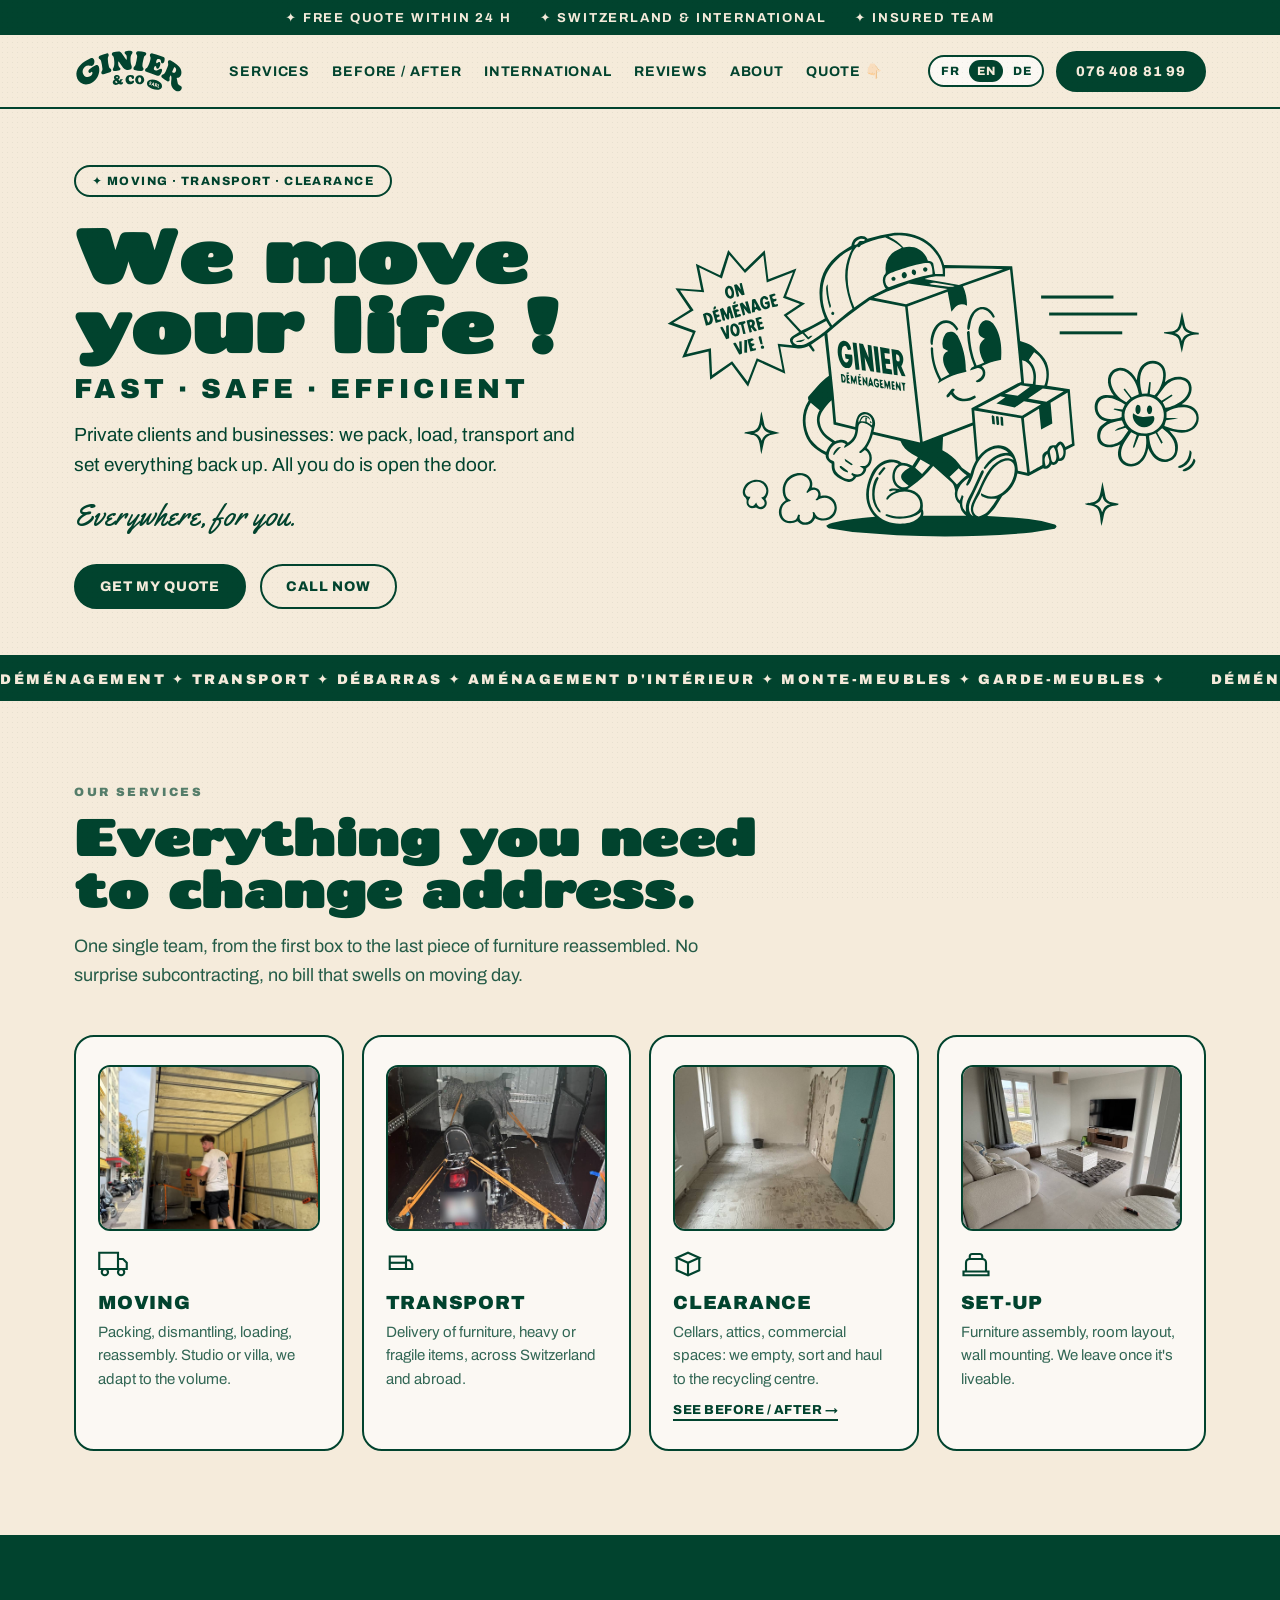
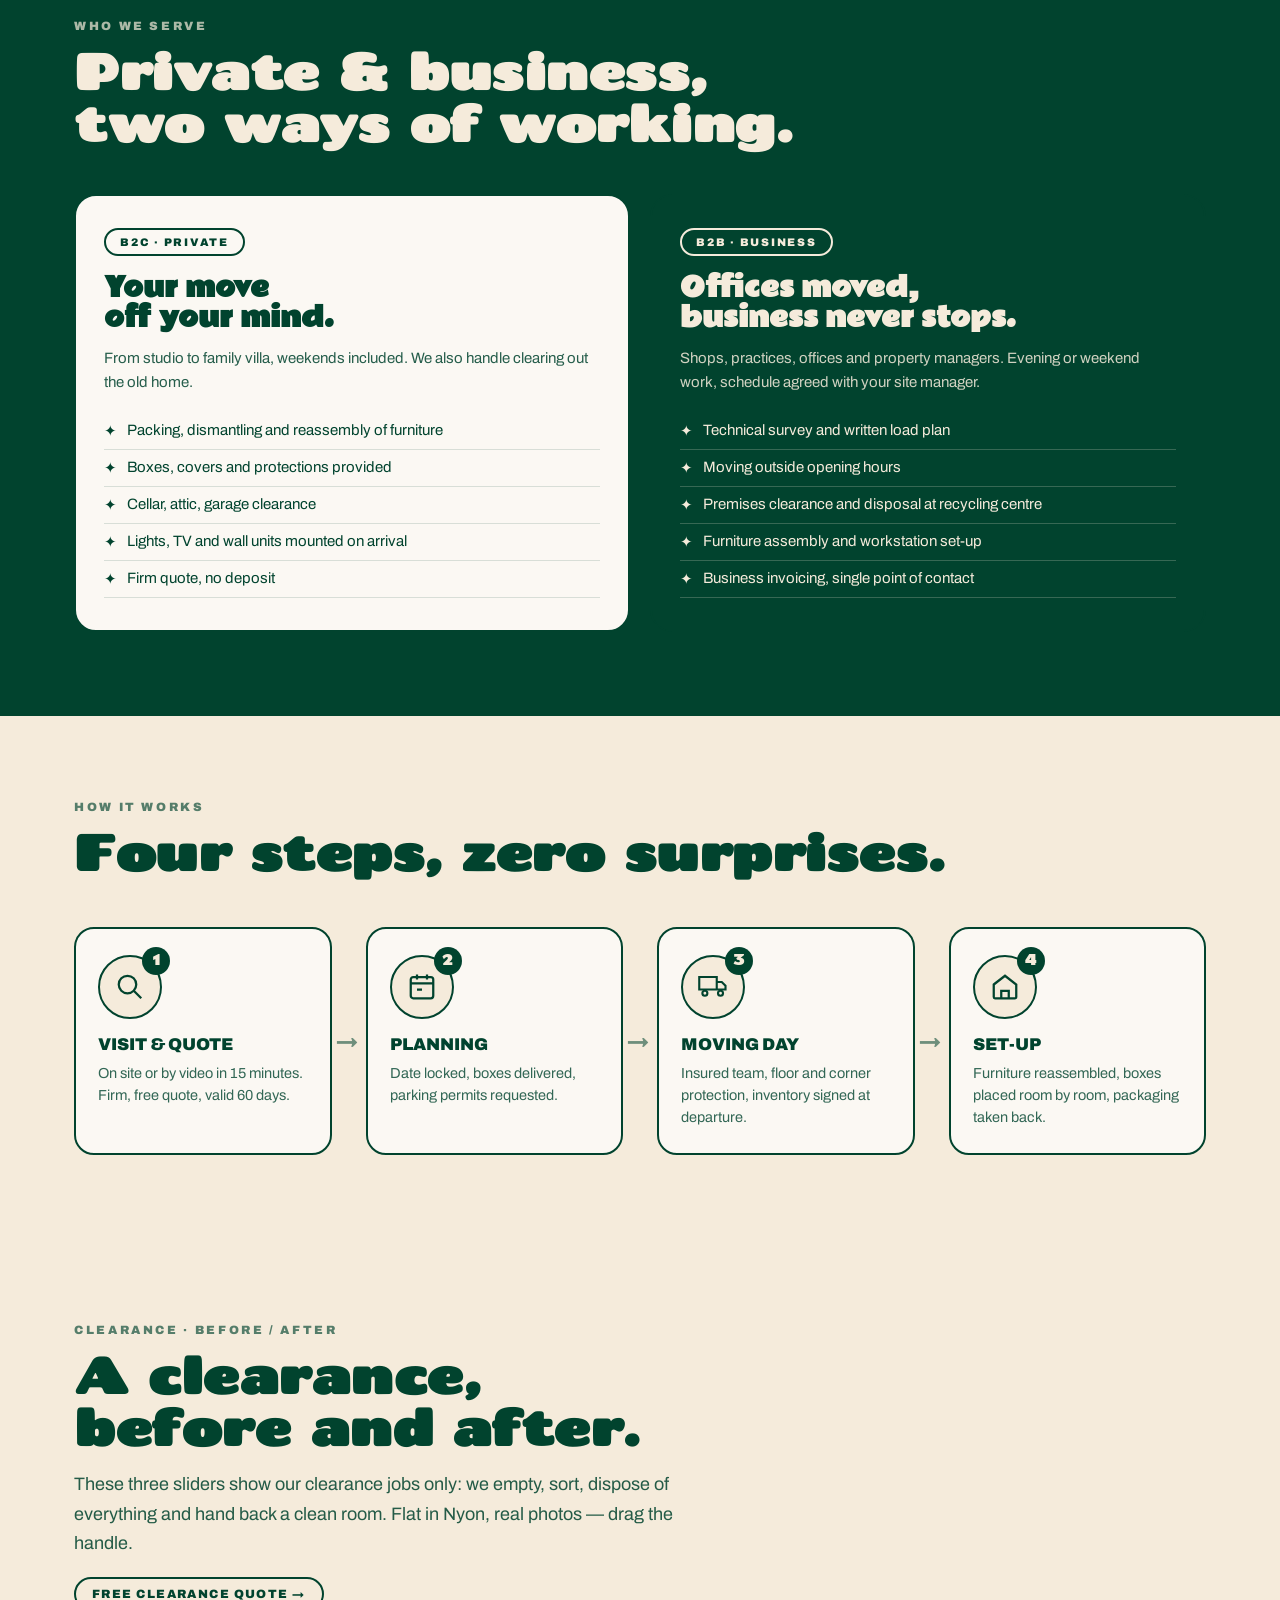
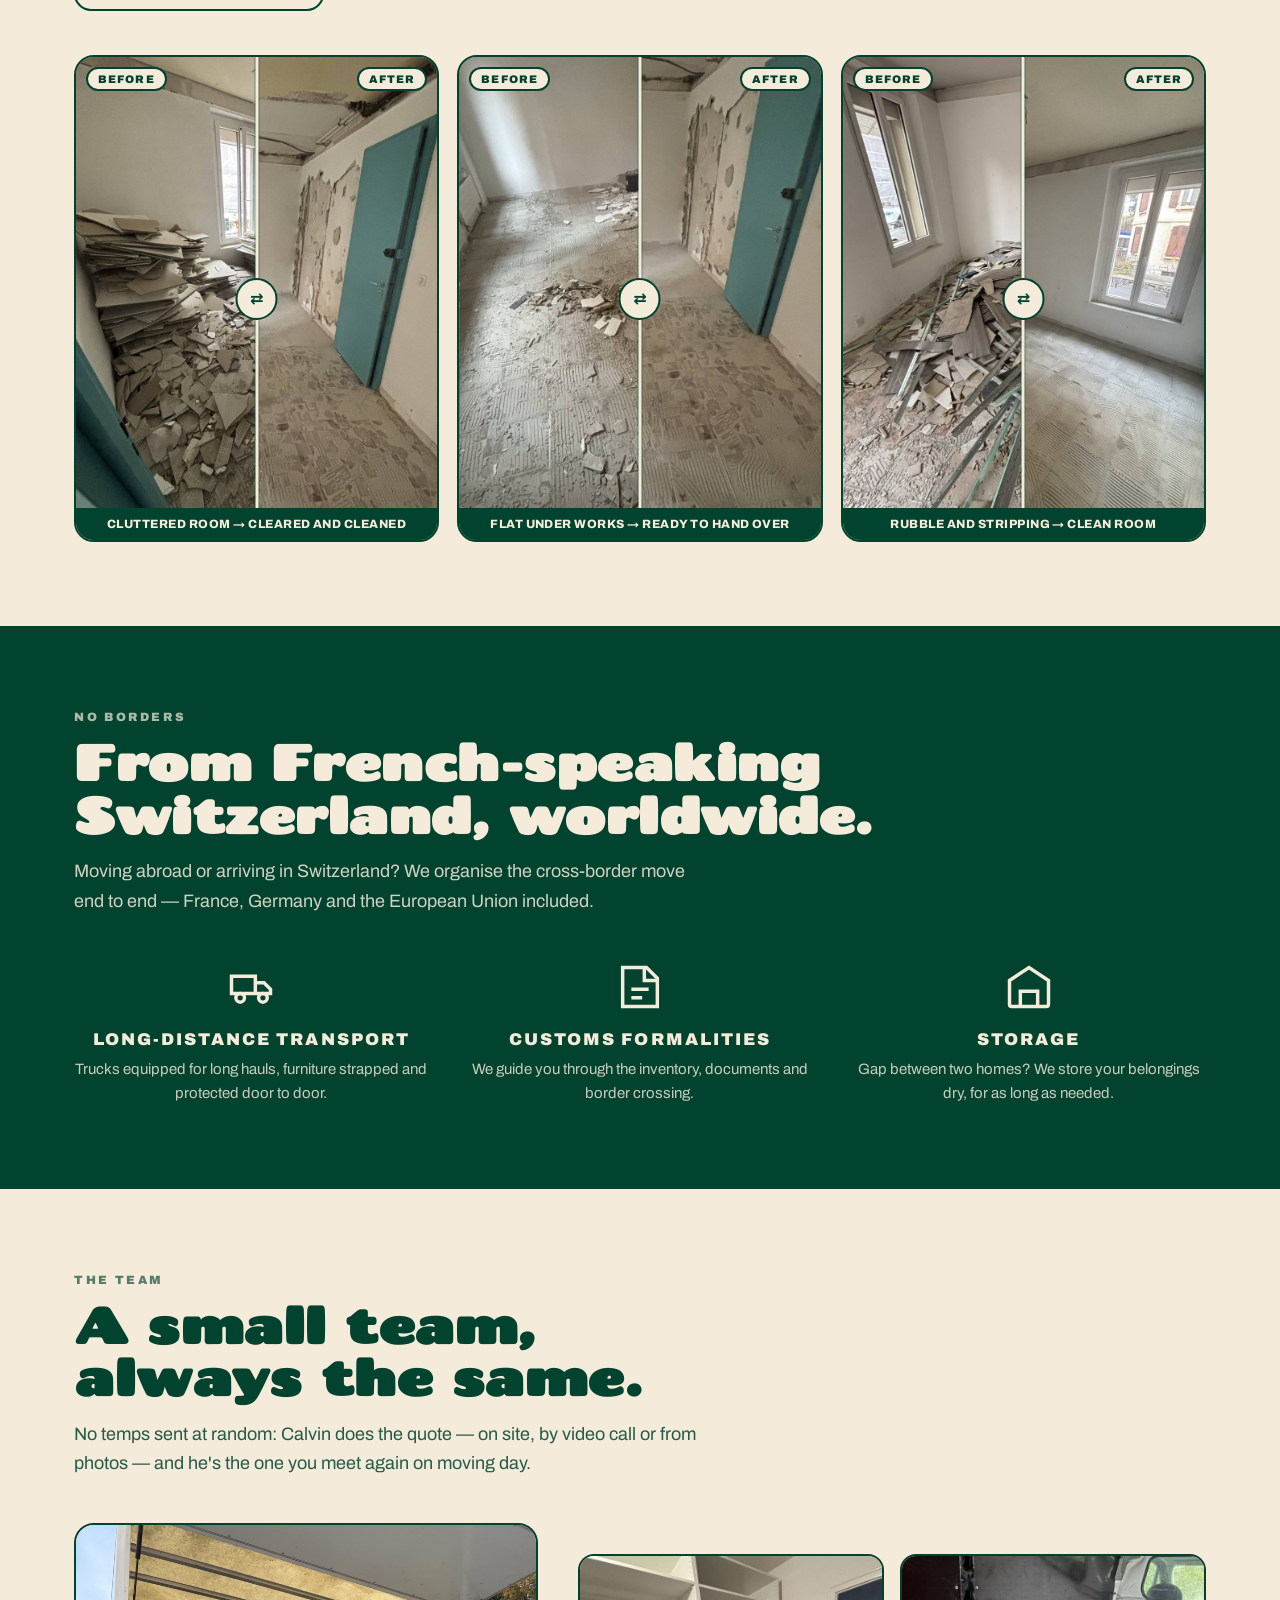
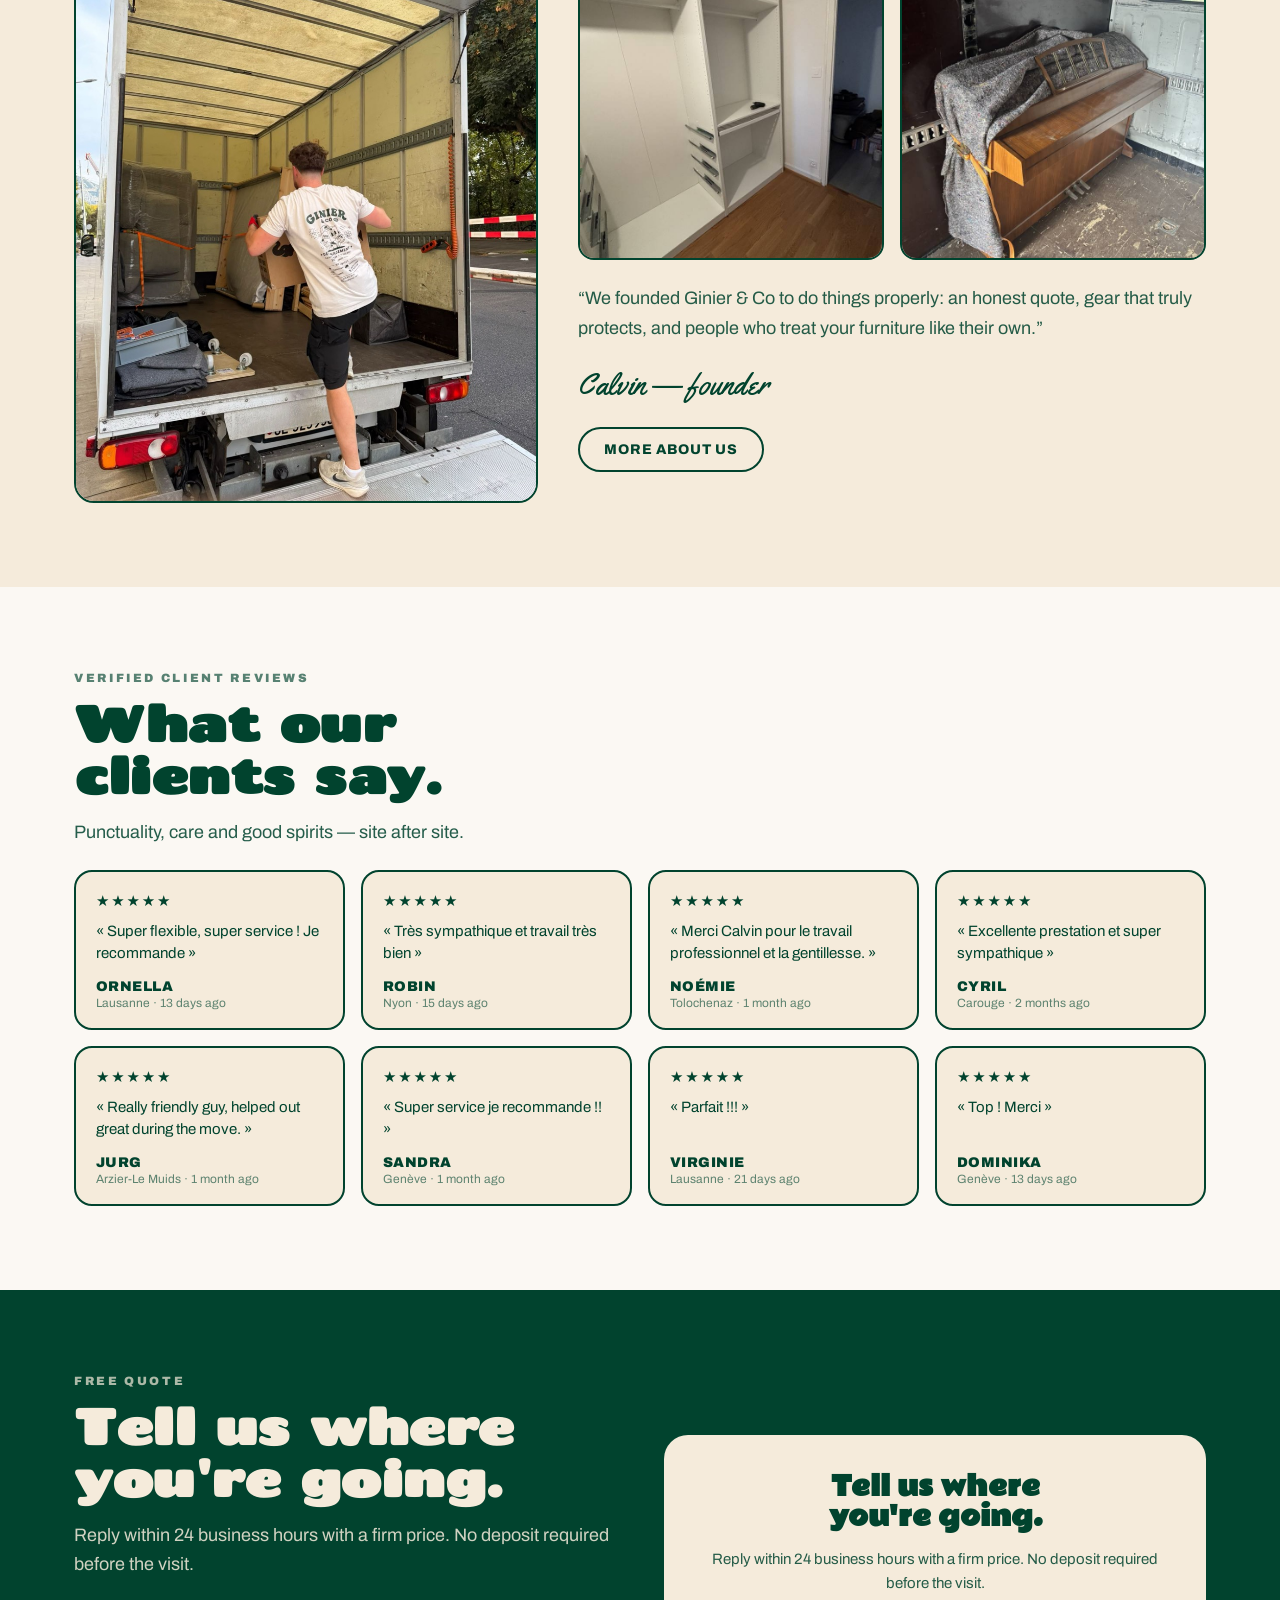
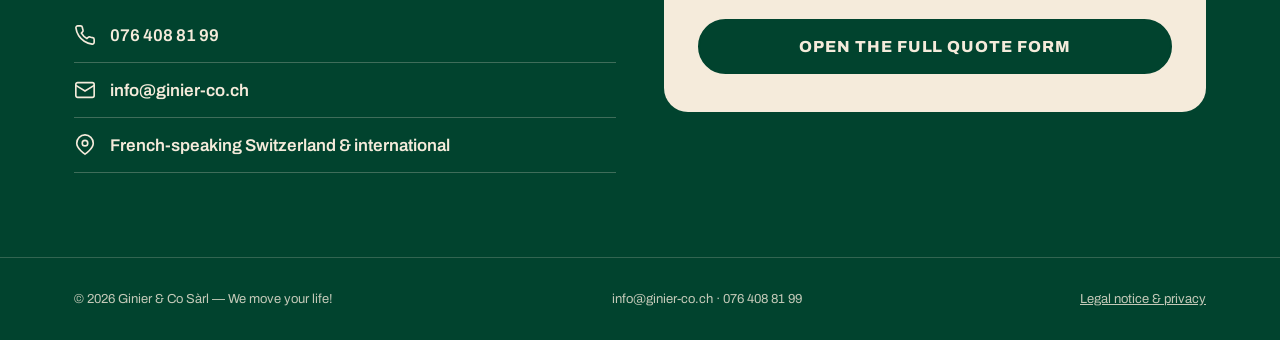
<file: 1-retro-bold.html>
<!DOCTYPE html>
<html lang="fr">
<head>
<meta charset="UTF-8">
<meta name="viewport" content="width=device-width, initial-scale=1">
<title>Ginier &amp; Co Sàrl</title>
<link rel="canonical" href="index.html">
<meta http-equiv="refresh" content="0; url=index.html">
<script>location.replace("index.html");</script>
</head>
<body>
<p>Redirection vers <a href="index.html">la page d'accueil</a>…</p>
</body>
</html>
</file>
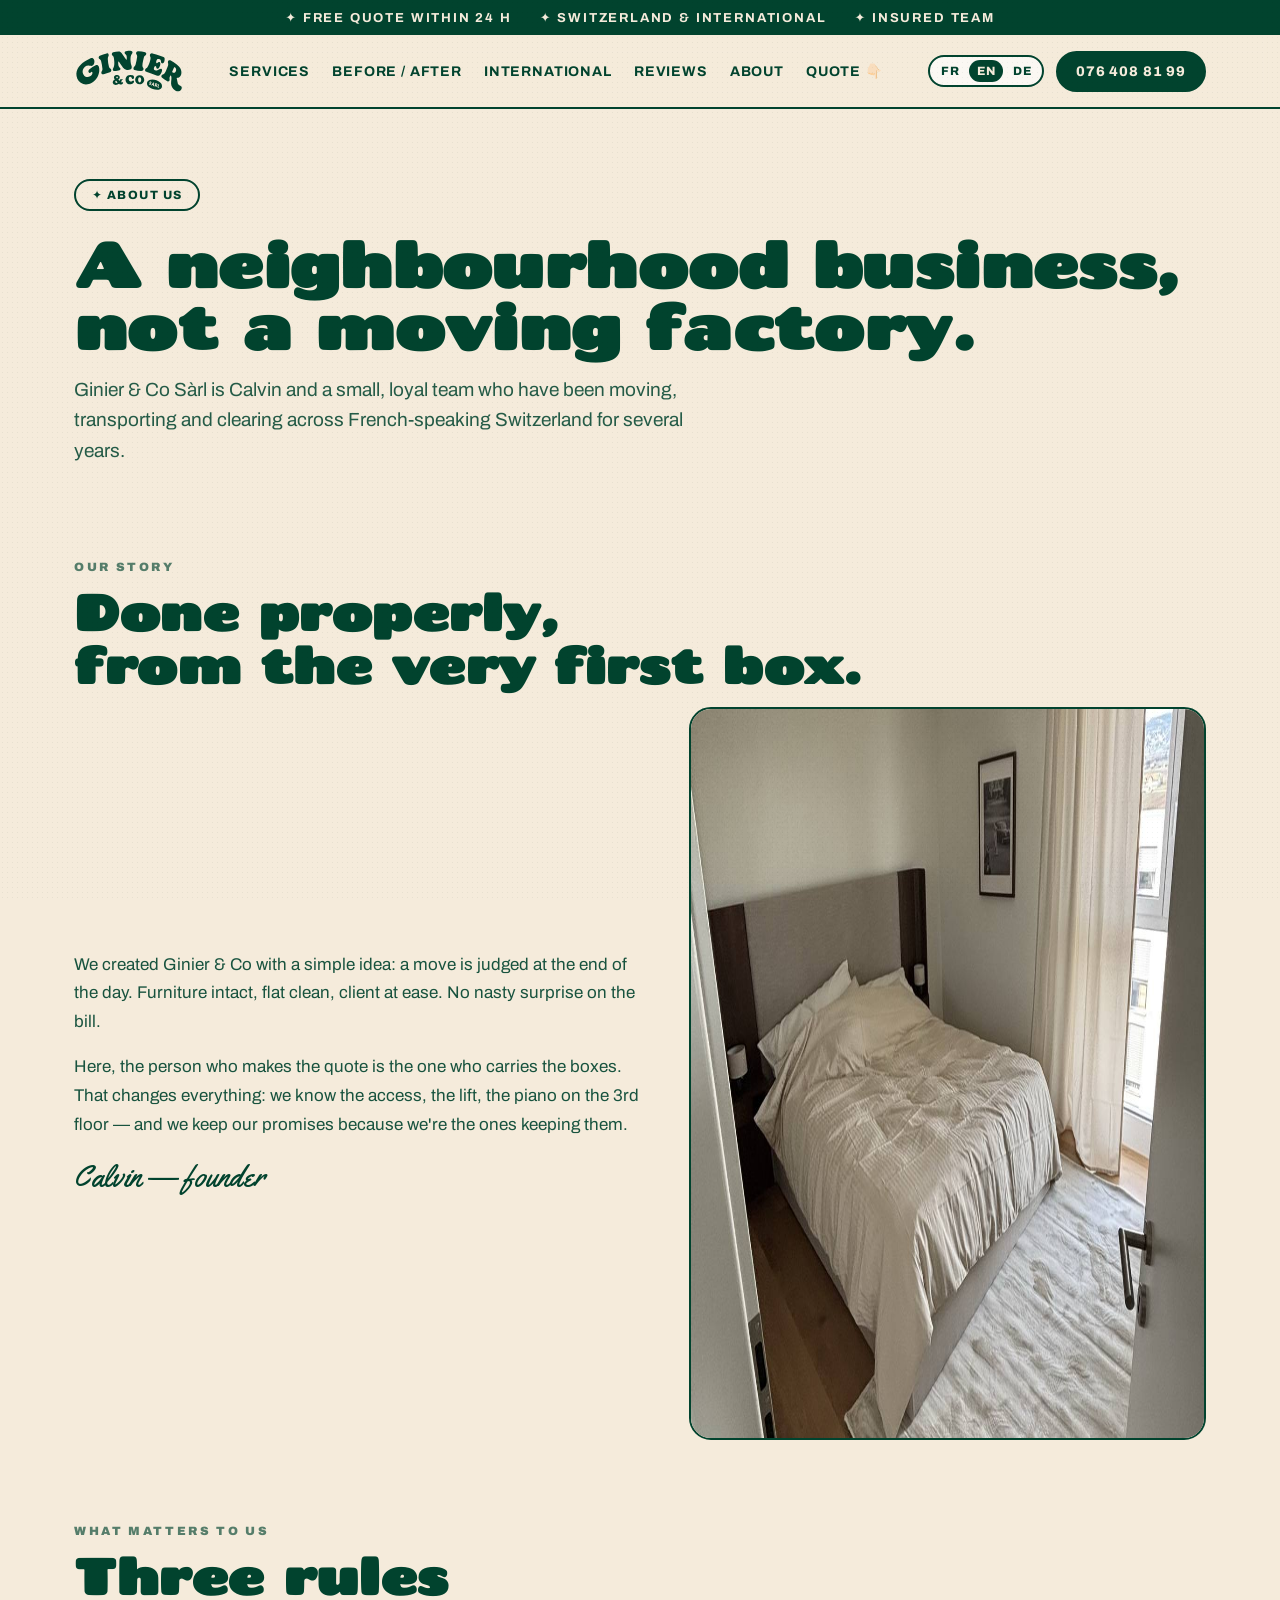
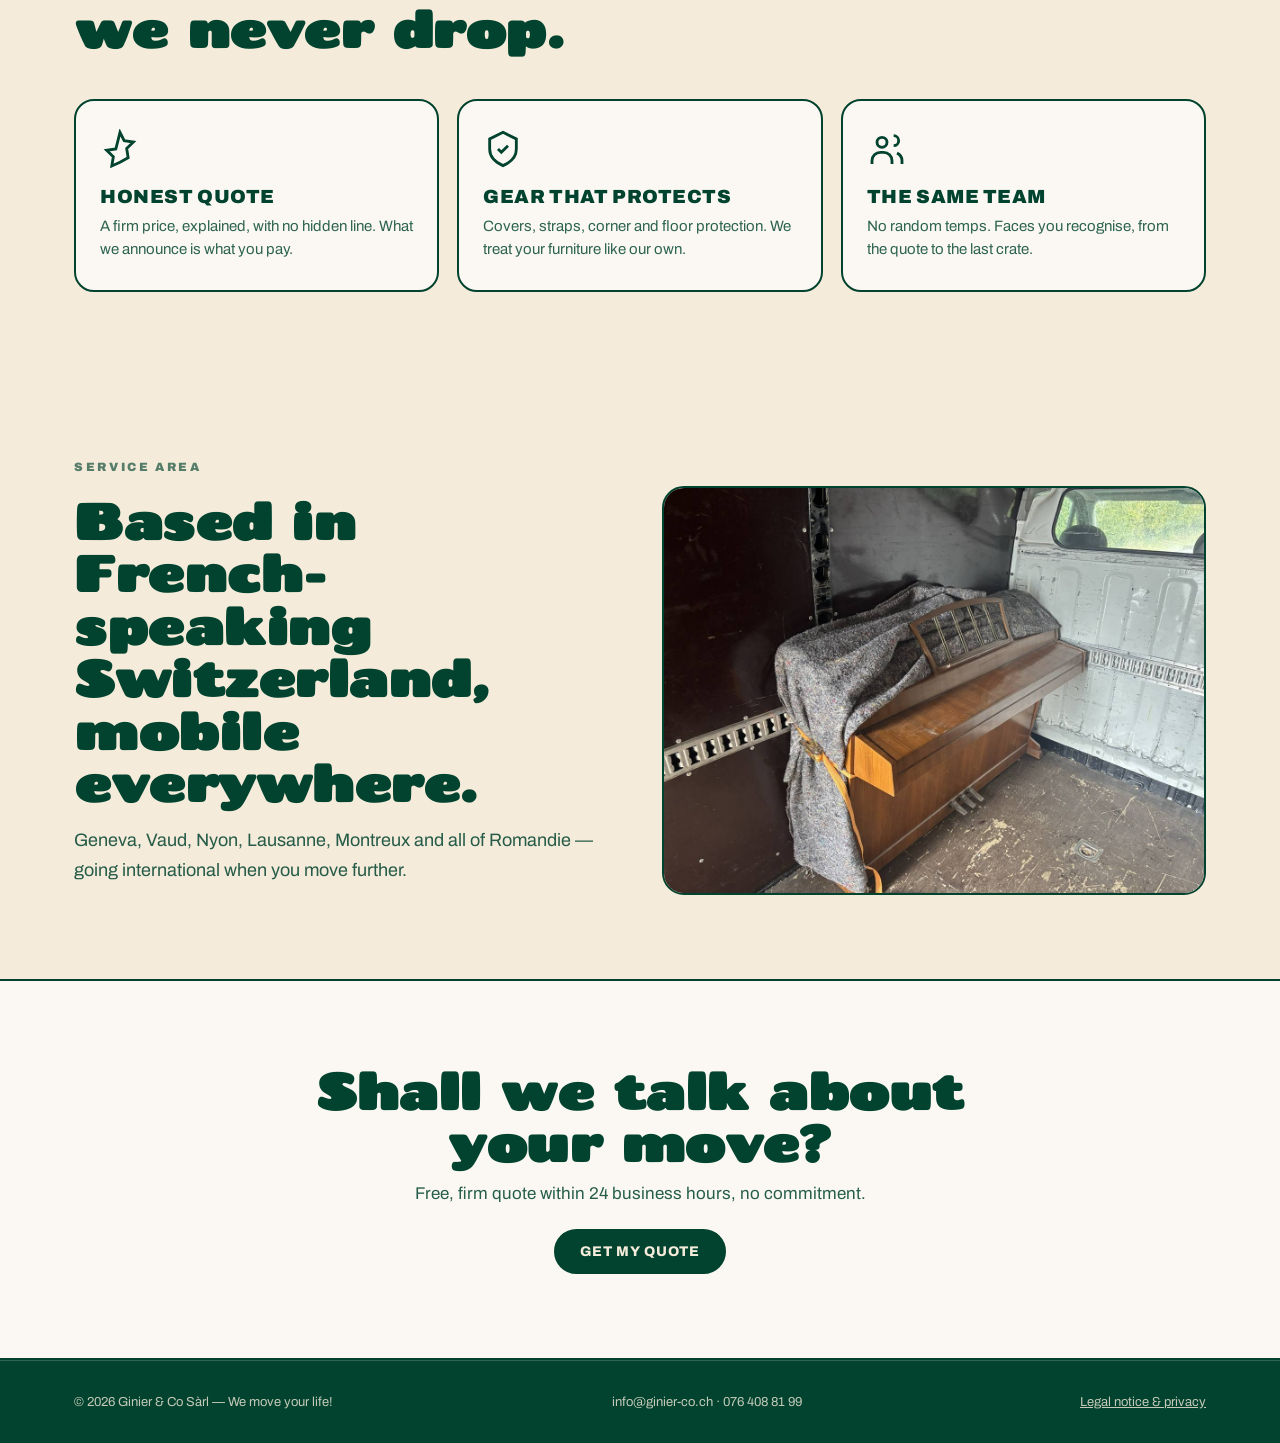
<file: a-propos.html>
<!DOCTYPE html>
<html lang="fr">
<head>
<meta charset="UTF-8">
<meta name="viewport" content="width=device-width, initial-scale=1">
<title>À propos — Ginier &amp; Co Sàrl</title>
<meta name="description" data-i18n-content="ab.sub" content="Ginier & Co Sàrl : Calvin et une petite équipe fidèle qui déménagent, transportent et débarrassent en Suisse romande.">
<link rel="canonical" href="https://ginier-co.ch/a-propos.html">
<link rel="icon" href="assets/favicon.svg" type="image/svg+xml">
<!-- Partage réseaux sociaux -->
<meta property="og:type" content="website">
<meta property="og:site_name" content="Ginier &amp; Co Sàrl">
<meta property="og:title" content="À propos — Ginier &amp; Co Sàrl">
<meta property="og:description" content="Une entreprise de quartier, pas une usine à déménager. Devis honnête, matériel qui protège, toujours la même équipe.">
<meta property="og:image" content="https://ginier-co.ch/assets/og-apropos.jpg">
<meta property="og:url" content="https://ginier-co.ch/a-propos.html">
<meta name="twitter:card" content="summary_large_image">
<link rel="preconnect" href="https://fonts.googleapis.com">
<link rel="preconnect" href="https://fonts.gstatic.com" crossorigin>
<link href="https://fonts.googleapis.com/css2?family=Chango&family=Rammetto+One&family=Archivo:wght@400;600;700;800;900&family=Yellowtail&display=swap" rel="stylesheet">
<link rel="stylesheet" href="assets/style.css">
<style>
.ab-hero{padding:70px 0 10px}
.ab-hero .badge{display:inline-flex;align-items:center;gap:8px;border:2px solid var(--green);border-radius:999px;
  padding:7px 16px;font-size:12px;font-weight:800;letter-spacing:.12em;text-transform:uppercase;margin-bottom:22px}
.ab-hero h1{font-size:clamp(34px,5.4vw,62px);line-height:1;margin-bottom:18px}
.ab-hero .sub{font-size:19px;line-height:1.6;max-width:640px;opacity:.85}
.split{display:grid;grid-template-columns:1.05fr .95fr;gap:44px;align-items:center;margin-top:10px}
.split img{width:100%;border:2px solid var(--green);border-radius:22px;display:block}
.split p{font-size:17px;line-height:1.7;margin-bottom:16px;opacity:.9}
.valgrid{display:grid;grid-template-columns:repeat(3,1fr);gap:18px;margin-top:44px}
.valbox{background:var(--cream-2);border:2px solid var(--green);border-radius:20px;padding:28px 24px}
.valbox svg{width:40px;height:40px;margin-bottom:14px}
.valbox h3{font-size:19px;font-weight:900;text-transform:uppercase;letter-spacing:.03em;margin-bottom:8px}
.valbox p{font-size:15px;line-height:1.55;opacity:.82}
.numbers{background:var(--green);color:var(--cream)}
.numbers .eyebrow{opacity:.7}
.numgrid{display:grid;grid-template-columns:repeat(4,1fr);gap:24px;margin-top:34px;text-align:center}
.num{font-family:'Rammetto One',serif;font-size:clamp(34px,5vw,52px);line-height:1;margin-bottom:8px}
.numgrid p{font-size:14px;line-height:1.5;opacity:.85}
.zone{display:grid;grid-template-columns:1fr 1fr;gap:44px;align-items:center;margin-top:0}
.zone img{width:100%;border:2px solid var(--green);border-radius:22px;display:block}
.ab-cta{background:var(--cream-2);border-top:2px solid var(--green);border-bottom:2px solid var(--green);text-align:center}
.ab-cta h2{margin-bottom:14px}
.ab-cta p{font-size:17px;opacity:.85;margin-bottom:26px}
@media(max-width:900px){
  .split,.zone{grid-template-columns:1fr}
  .valgrid,.numgrid{grid-template-columns:1fr 1fr}
}
@media(max-width:600px){.valgrid,.numgrid{grid-template-columns:1fr}}
</style>
</head>
<body>

<div class="topbar"><div class="wrap">
  <span data-i18n="top.quote">✦ Devis gratuit sous 24 h</span>
  <span data-i18n="top.intl">✦ Suisse &amp; international</span>
  <span data-i18n="top.insured">✦ Équipe assurée</span>
</div></div>

<nav><div class="wrap">
  <a href="index.html" class="brand"><img src="assets/logo.svg" alt="Ginier &amp; Co Sàrl"></a>
  <div class="links">
    <a href="index.html#services" data-i18n="nav.services">Services</a>
    <a href="index.html#avant-apres" data-i18n="nav.ba">Avant / Après</a>
    <a href="index.html#international" data-i18n="nav.intl">International</a>
    <a href="index.html#avis" data-i18n="nav.reviews">Avis</a>
    <a href="a-propos.html" data-i18n="nav.about">À propos</a>
    <a href="devis.html" data-i18n="nav.quote">Devis 👇🏻</a>
  </div>
  <div class="nav-right">
    <div class="lang" role="group" aria-label="Langue / Language / Sprache">
      <button class="lang-btn" data-lang="fr" aria-pressed="false">FR</button>
      <button class="lang-btn" data-lang="en" aria-pressed="false">EN</button>
      <button class="lang-btn" data-lang="de" aria-pressed="false">DE</button>
    </div>
    <a class="btn phone-btn" href="tel:+41764088199">076 408 81 99</a>
    <button class="nav-toggle" aria-label="Menu" aria-expanded="false"><svg viewBox="0 0 24 24" stroke-width="2"><path d="M3 6h18M3 12h18M3 18h18"/></svg></button>
  </div>
</div></nav>

<header class="ab-hero"><div class="wrap">
  <div class="badge" data-i18n="ab.badge">✦ À propos de nous</div>
  <h1 class="display" data-i18n-html="ab.h1">Une entreprise de quartier,<br>pas une usine à déménager.</h1>
  <p class="sub" data-i18n="ab.sub">Ginier &amp; Co Sàrl, c'est Calvin et une petite équipe fidèle qui déménagent, transportent et débarrassent en Suisse romande depuis plusieurs années.</p>
</div></header>

<section><div class="wrap">
  <div class="eyebrow" data-i18n="ab.story.eye">Notre histoire</div>
  <h2 class="display" data-i18n-html="ab.story.h2">Fait proprement,<br>depuis le premier carton.</h2>
  <div class="split">
    <div>
      <p data-i18n="ab.story.p1">On a créé Ginier &amp; Co avec une idée simple : un déménagement, ça se juge à la fin de journée. Meubles intacts, appartement propre, client tranquille. Pas de mauvaise surprise sur la facture.</p>
      <p data-i18n="ab.story.p2">Ici, la personne qui fait le devis est celle qui porte les cartons. Ça change tout : on connaît l'accès, l'ascenseur, le piano du 3e — et on tient nos promesses parce que c'est nous qui les tenons.</p>
      <span class="script" style="font-size:30px;display:block;margin-top:8px" data-i18n="team.sign">Calvin — fondateur</span>
    </div>
    <img src="assets/apropos-chantier.jpg" alt="Chambre remise en état après intervention" data-i18n-alt="ab.alt.chantier" loading="lazy" width="1100" height="733">
  </div>
</div></section>

<section style="padding-top:0"><div class="wrap">
  <div class="eyebrow" data-i18n="ab.val.eye">Ce qui compte pour nous</div>
  <h2 class="display" data-i18n-html="ab.val.h2">Trois règles<br>qu'on ne lâche pas.</h2>
  <div class="valgrid">
    <div class="valbox">
      <svg viewBox="0 0 24 24" fill="none" stroke="currentColor" stroke-width="1.7"><path d="M12 2l2.5 5 5.5.8-4 3.9.9 5.5L12 20l-4.9 2.2.9-5.5-4-3.9 5.5-.8z"/></svg>
      <h3 data-i18n="ab.val.1.t">Devis honnête</h3>
      <p data-i18n="ab.val.1.p">Un prix ferme, expliqué, sans ligne cachée. Ce qu'on annonce est ce que vous payez.</p>
    </div>
    <div class="valbox">
      <svg viewBox="0 0 24 24" fill="none" stroke="currentColor" stroke-width="1.7"><path d="M12 2l8 4v6c0 5-3.5 8-8 10-4.5-2-8-5-8-10V6z"/><path d="M9 12l2 2 4-4"/></svg>
      <h3 data-i18n="ab.val.2.t">Matériel qui protège</h3>
      <p data-i18n="ab.val.2.p">Housses, sangles, protections d'angles et de sols. On traite vos meubles comme les nôtres.</p>
    </div>
    <div class="valbox">
      <svg viewBox="0 0 24 24" fill="none" stroke="currentColor" stroke-width="1.7"><circle cx="9" cy="8" r="3"/><path d="M3 21v-2a5 5 0 015-5h2a5 5 0 015 5v2"/><path d="M16 4a3 3 0 010 6M21 21v-2a5 5 0 00-3-4.5"/></svg>
      <h3 data-i18n="ab.val.3.t">La même équipe</h3>
      <p data-i18n="ab.val.3.p">Pas d'intérim au hasard. Des visages que vous reconnaissez, du devis à la dernière caisse.</p>
    </div>
  </div>
</div></section>

<section><div class="wrap">
  <div class="eyebrow" data-i18n="ab.zone.eye">Zone d'intervention</div>
  <div class="zone">
    <div>
      <h2 class="display" data-i18n-html="ab.zone.h2">Basés en Suisse romande,<br>mobiles partout.</h2>
      <p class="lead" data-i18n="ab.zone.p">Genève, Vaud, Nyon, Lausanne, Montreux et toute la Romandie — jusqu'à l'international quand vous partez plus loin.</p>
    </div>
    <img src="assets/transport-piano-camion.jpg" alt="Camion Ginier &amp; Co chargé">
  </div>
</div></section>

<section class="ab-cta"><div class="wrap">
  <h2 class="display" data-i18n-html="ab.cta.h2">On parle de<br>votre déménagement ?</h2>
  <p data-i18n="ab.cta.p">Devis gratuit et ferme sous 24 h ouvrées, sans engagement.</p>
  <a class="btn" href="devis.html" data-i18n="cta.quote">Demander mon devis</a>
</div></section>

<footer><div class="wrap">
  <span data-i18n="ft.slogan">© 2026 Ginier &amp; Co Sàrl — On déménage votre vie !</span>
  <span>info@ginier-co.ch · 076 408 81 99</span>
  <a href="confidentialite.html" style="color:var(--cream)" data-i18n="ft.legal">Mentions légales &amp; confidentialité</a>
</div></footer>

<script src="assets/i18n.js"></script>
<script src="assets/site.js"></script>
</body>
</html>
</file>
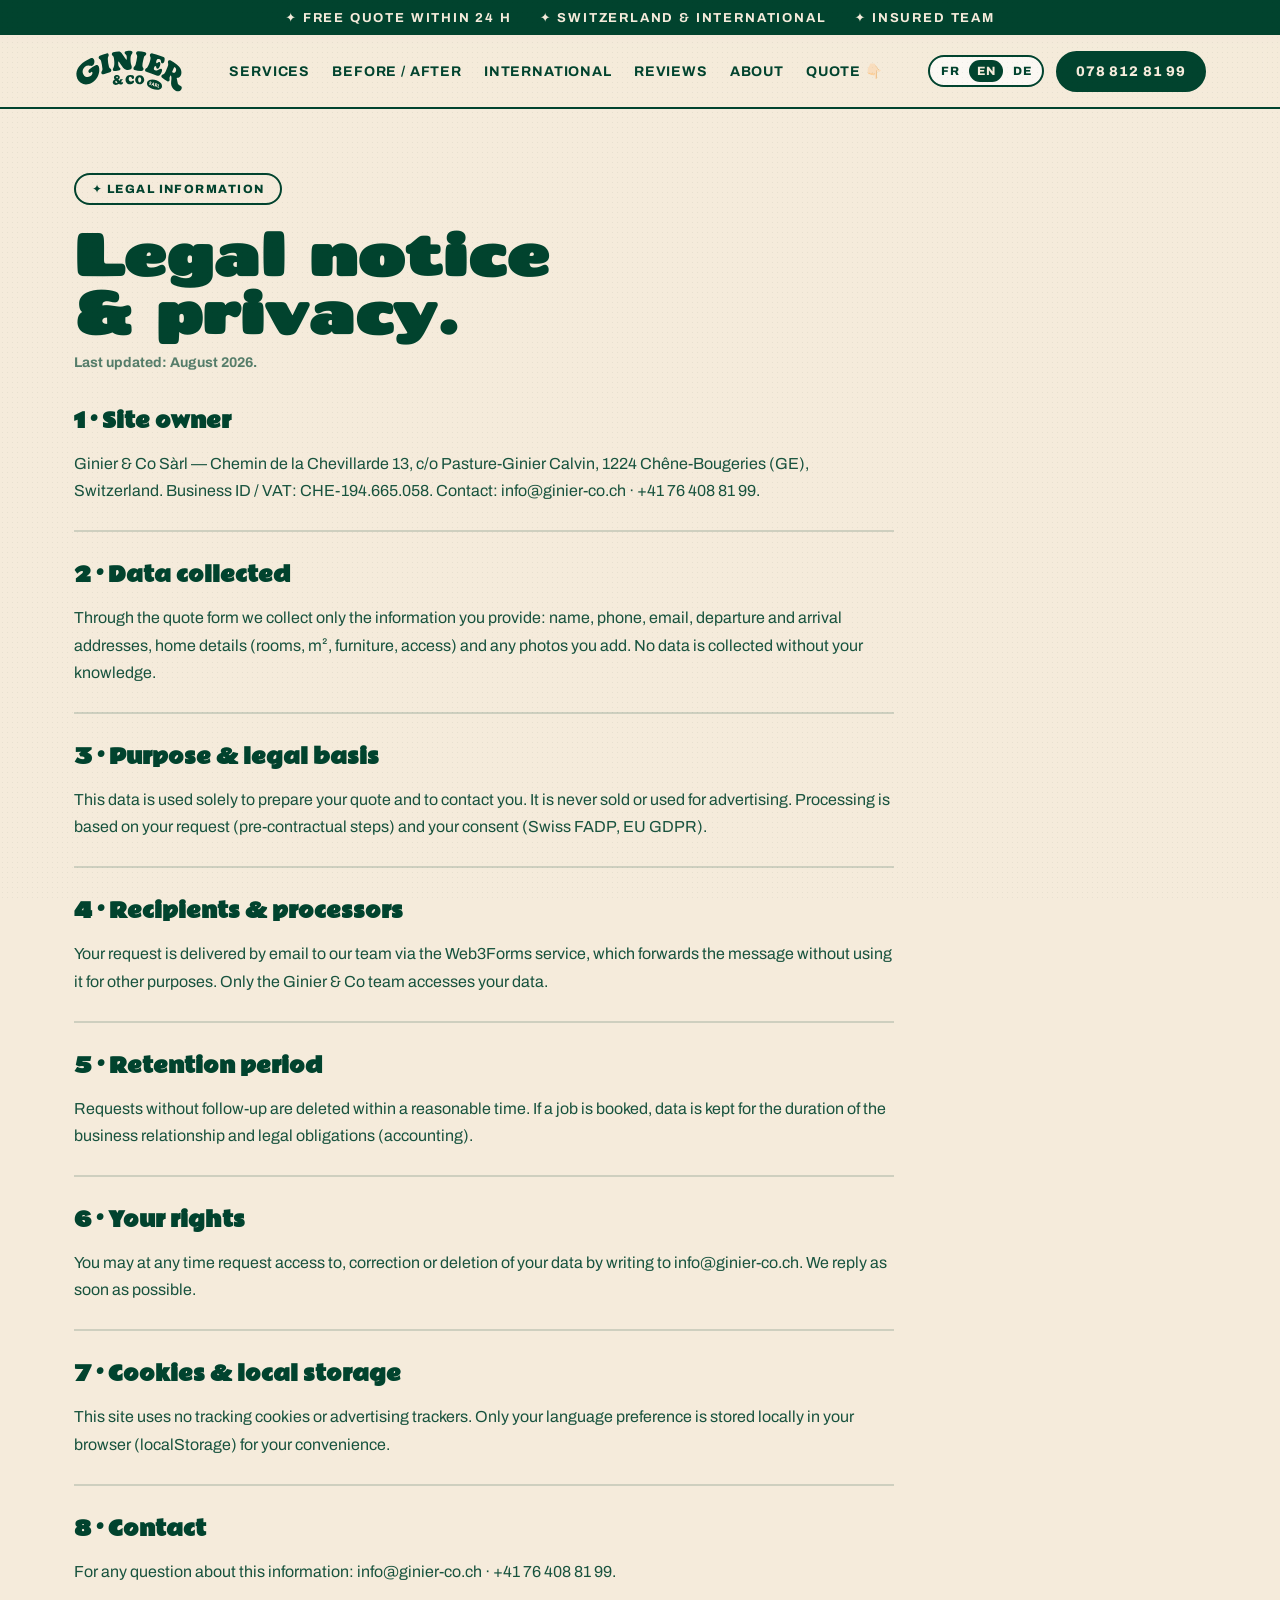
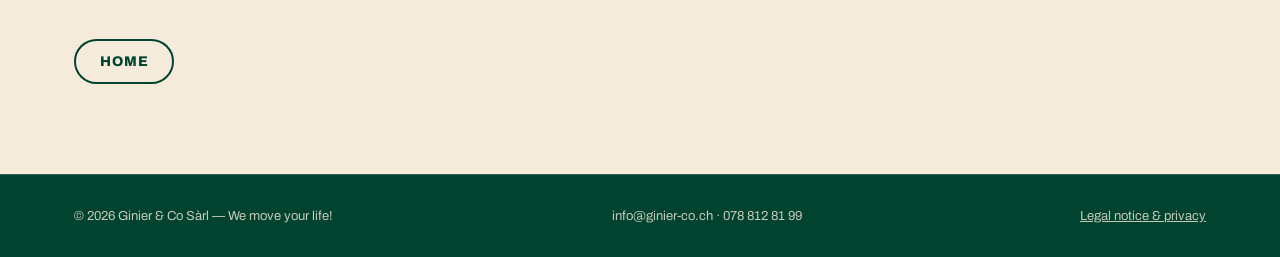
<file: confidentialite.html>
<!DOCTYPE html>
<html lang="fr">
<head>
<meta charset="UTF-8">
<meta name="viewport" content="width=device-width, initial-scale=1">
<title>Mentions légales & confidentialité — Ginier &amp; Co Sàrl</title>
<meta name="description" content="Mentions légales et politique de confidentialité de Ginier & Co Sàrl : données collectées via le formulaire de devis, finalité, vos droits.">
<meta name="robots" content="noindex">
<link rel="canonical" href="https://ginier-co.ch/confidentialite.html">
<link rel="icon" href="assets/favicon.svg" type="image/svg+xml">
<link rel="preconnect" href="https://fonts.googleapis.com">
<link rel="preconnect" href="https://fonts.gstatic.com" crossorigin>
<link href="https://fonts.googleapis.com/css2?family=Chango&family=Rammetto+One&family=Archivo:wght@400;600;700;800;900&family=Yellowtail&display=swap" rel="stylesheet">
<link rel="stylesheet" href="assets/style.css">
<style>
.lg-hero{padding:64px 0 8px}
.lg-hero .badge{display:inline-flex;align-items:center;gap:8px;border:2px solid var(--green);border-radius:999px;
  padding:7px 16px;font-size:12px;font-weight:800;letter-spacing:.12em;text-transform:uppercase;margin-bottom:20px}
.lg-hero h1{font-size:clamp(32px,5vw,58px);line-height:1;margin-bottom:14px}
.lg-hero .upd{font-size:14px;opacity:.65;font-weight:700}
.lg-body{max-width:820px;padding-bottom:90px}
.lg-block{border-top:2px solid rgba(1,67,46,.16);padding:26px 0}
.lg-block:first-child{border-top:none}
.lg-block h2{font-family:'Rammetto One',serif;font-size:20px;margin-bottom:12px}
.lg-block p{font-size:16px;line-height:1.7;opacity:.9}
</style>
</head>
<body>

<div class="topbar"><div class="wrap">
  <span data-i18n="top.quote">✦ Devis gratuit sous 24 h</span>
  <span data-i18n="top.intl">✦ Suisse &amp; international</span>
  <span data-i18n="top.insured">✦ Équipe assurée</span>
</div></div>

<nav><div class="wrap">
  <a href="index.html" class="brand"><img src="assets/logo.svg" alt="Ginier &amp; Co Sàrl"></a>
  <div class="links">
    <a href="index.html#services" data-i18n="nav.services">Services</a>
    <a href="index.html#avant-apres" data-i18n="nav.ba">Avant / Après</a>
    <a href="index.html#international" data-i18n="nav.intl">International</a>
    <a href="index.html#avis" data-i18n="nav.reviews">Avis</a>
    <a href="a-propos.html" data-i18n="nav.about">À propos</a>
    <a href="devis.html" data-i18n="nav.quote">Devis 👇🏻</a>
  </div>
  <div class="nav-right">
    <div class="lang" role="group" aria-label="Langue / Language / Sprache">
      <button class="lang-btn" data-lang="fr" aria-pressed="false">FR</button>
      <button class="lang-btn" data-lang="en" aria-pressed="false">EN</button>
      <button class="lang-btn" data-lang="de" aria-pressed="false">DE</button>
    </div>
    <a class="btn phone-btn" href="tel:+41788128199">078 812 81 99</a>
    <button class="nav-toggle" aria-label="Menu" aria-expanded="false"><svg viewBox="0 0 24 24" stroke-width="2"><path d="M3 6h18M3 12h18M3 18h18"/></svg></button>
  </div>
</div></nav>

<header class="lg-hero"><div class="wrap">
  <div class="badge" data-i18n="lg.badge">✦ Informations légales</div>
  <h1 class="display" data-i18n-html="lg.h1">Mentions légales<br>&amp; confidentialité.</h1>
  <p class="upd" data-i18n="lg.updated">Dernière mise à jour : août 2026.</p>
</div></header>

<div class="wrap"><div class="lg-body">
  <div class="lg-block"><h2 data-i18n="lg.1.h">1 · Éditeur du site</h2><p data-i18n="lg.1.p">Ginier &amp; Co Sàrl — Chemin de la Chevillarde 13, c/o Pasture-Ginier Calvin, 1224 Chêne-Bougeries (GE), Suisse. IDE / TVA : CHE-194.665.058. Contact : info@ginier-co.ch · 078 812 81 99.</p></div>
  <div class="lg-block"><h2 data-i18n="lg.2.h">2 · Données collectées</h2><p data-i18n="lg.2.p">Via le formulaire de devis, nous collectons uniquement les informations que vous fournissez : nom, téléphone, e-mail, adresses de départ et d'arrivée, détails du logement (pièces, m², meubles, accès) et les photos que vous ajoutez. Aucune donnée n'est collectée à votre insu.</p></div>
  <div class="lg-block"><h2 data-i18n="lg.3.h">3 · Finalité &amp; base légale</h2><p data-i18n="lg.3.p">Ces données servent exclusivement à établir votre devis et à vous recontacter. Elles ne sont ni vendues, ni utilisées à des fins publicitaires. Traitement fondé sur votre demande (mesures précontractuelles) et votre consentement (nLPD suisse, RGPD pour l'UE).</p></div>
  <div class="lg-block"><h2 data-i18n="lg.4.h">4 · Destinataires &amp; sous-traitants</h2><p data-i18n="lg.4.p">Votre demande est acheminée par e-mail à notre équipe via le service Web3Forms, qui transmet le message sans l'exploiter à d'autres fins. Seule l'équipe de Ginier &amp; Co accède à vos données.</p></div>
  <div class="lg-block"><h2 data-i18n="lg.5.h">5 · Durée de conservation</h2><p data-i18n="lg.5.p">Les demandes sans suite sont supprimées dans un délai raisonnable. En cas de mandat, les données sont conservées le temps de la relation commerciale et des obligations légales (comptabilité).</p></div>
  <div class="lg-block"><h2 data-i18n="lg.6.h">6 · Vos droits</h2><p data-i18n="lg.6.p">Vous pouvez à tout moment demander l'accès, la rectification ou la suppression de vos données en écrivant à info@ginier-co.ch. Nous répondons dans les meilleurs délais.</p></div>
  <div class="lg-block"><h2 data-i18n="lg.7.h">7 · Cookies &amp; stockage local</h2><p data-i18n="lg.7.p">Ce site n'utilise aucun cookie de suivi ni traceur publicitaire. Seule votre préférence de langue est mémorisée localement dans votre navigateur (localStorage) pour votre confort.</p></div>
  <div class="lg-block"><h2 data-i18n="lg.8.h">8 · Contact</h2><p data-i18n="lg.8.p">Pour toute question relative à ces informations : info@ginier-co.ch · 078 812 81 99.</p></div>
  <div style="margin-top:28px"><a class="btn btn-outline" href="index.html" data-i18n="nav.home">Accueil</a></div>
</div></div>

<footer><div class="wrap">
  <span data-i18n="ft.slogan">© 2026 Ginier &amp; Co Sàrl — On déménage votre vie !</span>
  <span>info@ginier-co.ch · 078 812 81 99</span>
  <a href="confidentialite.html" style="color:var(--cream)" data-i18n="ft.legal">Mentions légales &amp; confidentialité</a>
</div></footer>

<script src="assets/i18n.js"></script>
<script src="assets/site.js"></script>
</body>
</html>
</file>
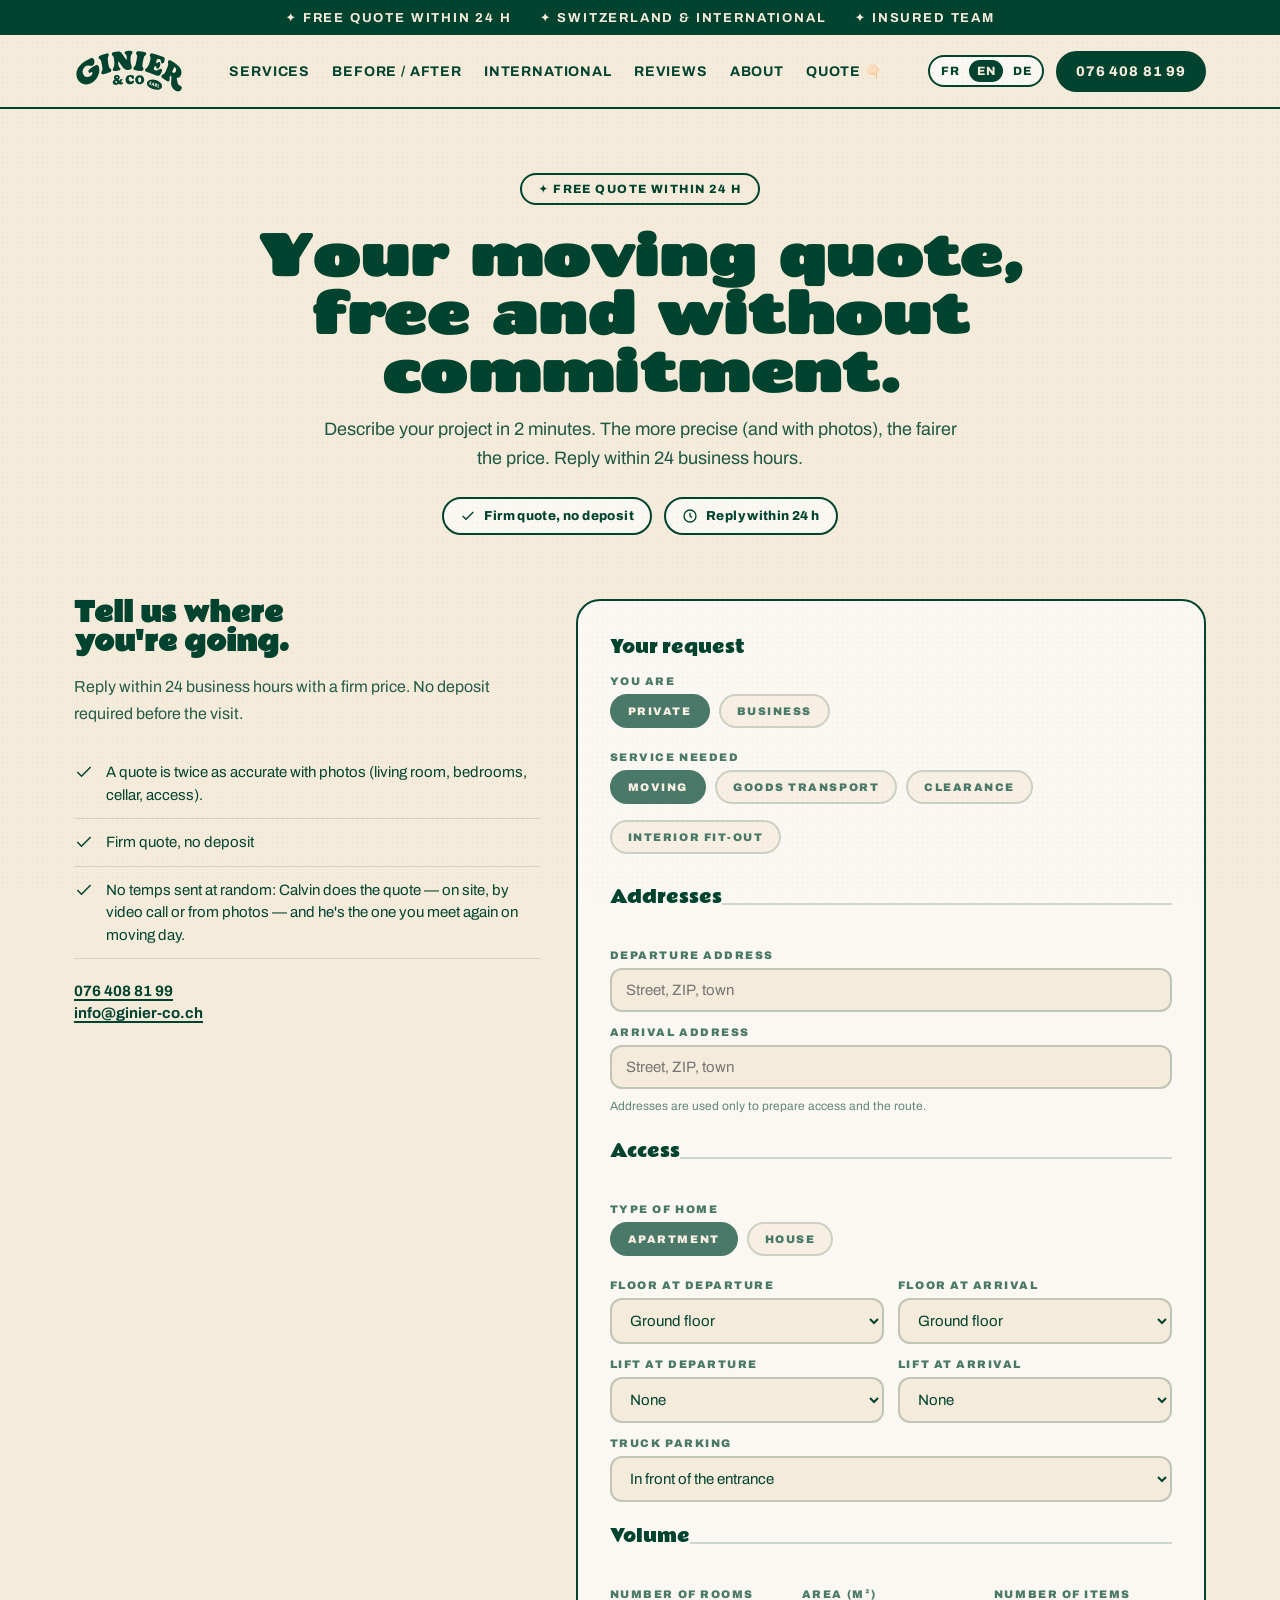
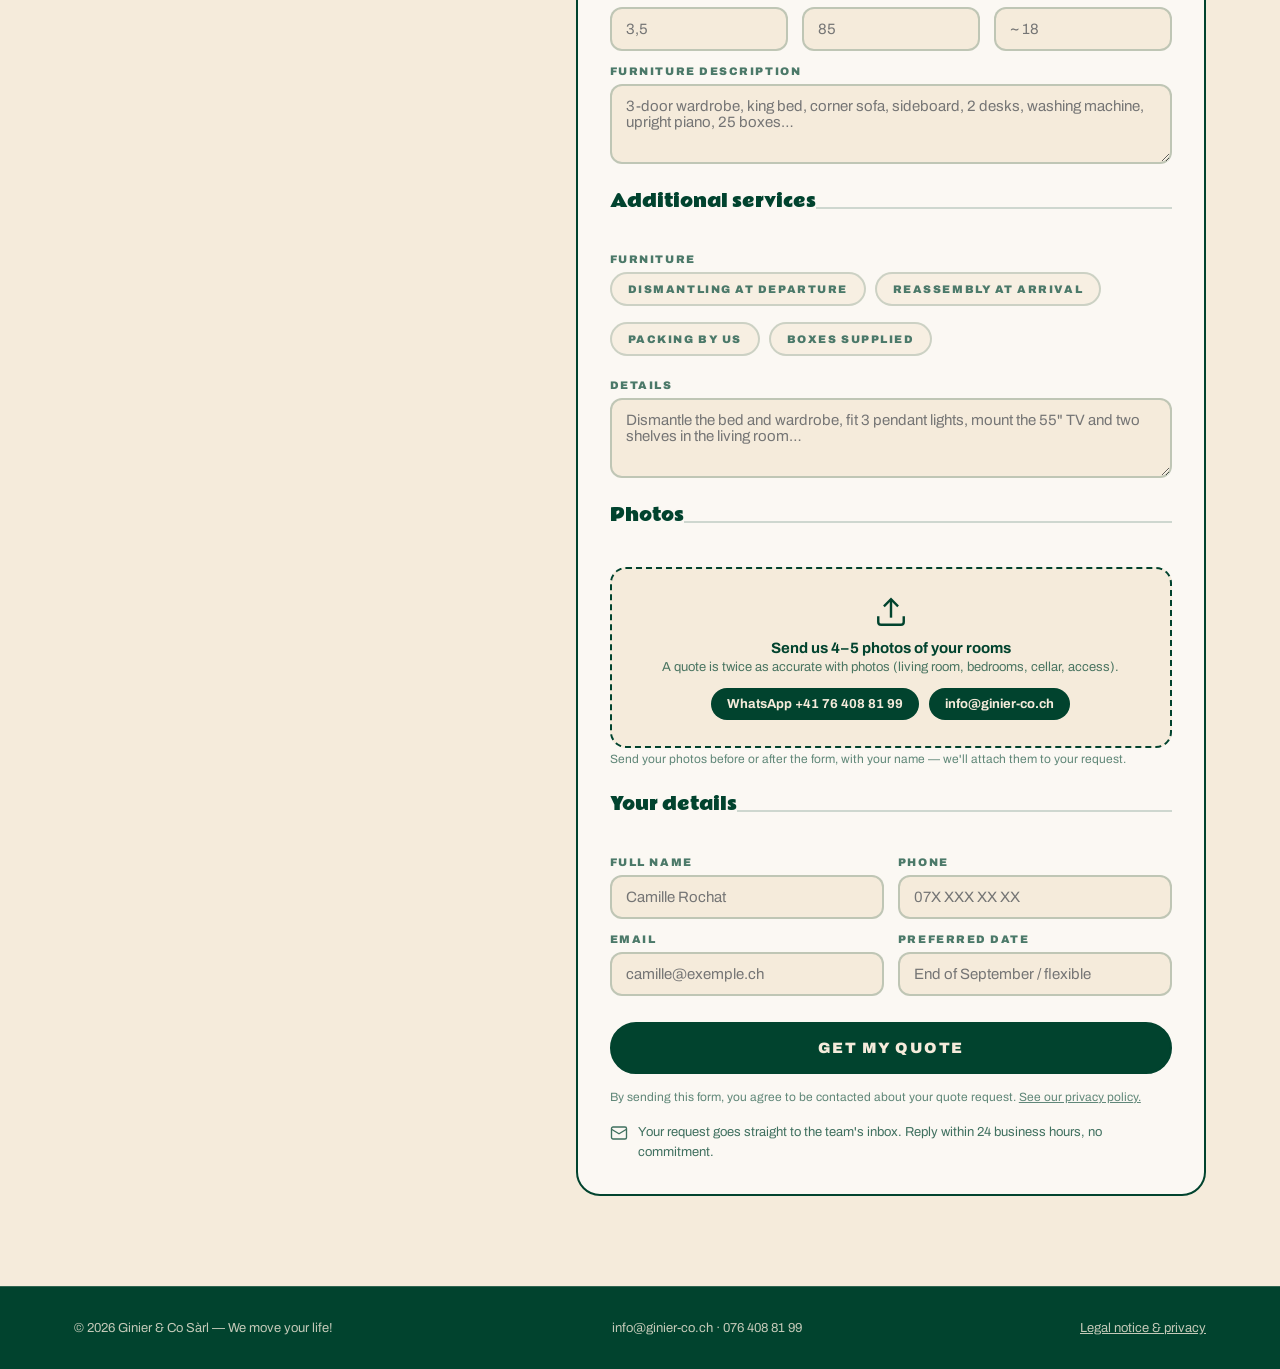
<file: devis.html>
<!DOCTYPE html>
<html lang="fr">
<head>
<meta charset="UTF-8">
<meta name="viewport" content="width=device-width, initial-scale=1">
<title>Devis gratuit — Ginier &amp; Co Sàrl</title>
<meta name="description" data-i18n-content="dv.sub" content="Demandez votre devis de déménagement gratuit en 2 minutes. Réponse sous 24 h ouvrées, sans engagement. Suisse romande & international.">
<link rel="canonical" href="https://ginier-co.ch/devis.html">
<link rel="icon" href="assets/favicon.svg" type="image/svg+xml">
<!-- Partage réseaux sociaux -->
<meta property="og:type" content="website">
<meta property="og:site_name" content="Ginier &amp; Co Sàrl">
<meta property="og:title" content="Devis gratuit — Ginier &amp; Co Sàrl">
<meta property="og:description" content="Votre devis de déménagement, gratuit et sans engagement. Réponse sous 24 h ouvrées.">
<meta property="og:image" content="https://ginier-co.ch/assets/og-marque.jpg">
<meta property="og:url" content="https://ginier-co.ch/devis.html">
<meta name="twitter:card" content="summary_large_image">
<link rel="preconnect" href="https://fonts.googleapis.com">
<link rel="preconnect" href="https://fonts.gstatic.com" crossorigin>
<link href="https://fonts.googleapis.com/css2?family=Chango&family=Rammetto+One&family=Archivo:wght@400;600;700;800;900&family=Yellowtail&display=swap" rel="stylesheet">
<link rel="stylesheet" href="assets/style.css">
<style>
.dv-hero{padding:64px 0 0;text-align:center}
.dv-hero .badge{display:inline-flex;align-items:center;gap:8px;border:2px solid var(--green);border-radius:999px;
  padding:7px 16px;font-size:12px;font-weight:800;letter-spacing:.12em;text-transform:uppercase;margin-bottom:20px}
.dv-hero h1{font-size:clamp(32px,5vw,58px);line-height:1;margin-bottom:16px}
.dv-hero .sub{font-size:18px;line-height:1.6;max-width:640px;margin:0 auto 24px;opacity:.88}
.trust-row{display:flex;gap:12px;flex-wrap:wrap;justify-content:center;margin-bottom:8px}
.trust{display:inline-flex;align-items:center;gap:8px;border:2px solid var(--green);border-radius:999px;padding:9px 16px;
  font-size:13px;font-weight:800;letter-spacing:.03em;background:var(--cream-2)}
.trust svg{width:16px;height:16px;flex:none}
.dv-grid{display:grid;grid-template-columns:.85fr 1.15fr;gap:36px;align-items:start;padding:56px 0 90px}
.dv-aside{position:sticky;top:96px}
.dv-aside h2{font-family:'Rammetto One',serif;font-size:26px;line-height:1.15;margin-bottom:16px}
.dv-aside .lead{font-size:16px;margin-bottom:22px}
.dv-list{list-style:none}
.dv-list li{display:flex;gap:12px;align-items:flex-start;padding:12px 0;border-bottom:1px solid rgba(1,67,46,.14);font-size:15px;line-height:1.5}
.dv-list svg{width:20px;height:20px;flex:none;margin-top:1px}
.dv-contact{margin-top:24px;font-size:15px;font-weight:700}
.dv-contact a{color:var(--green);text-decoration:none;border-bottom:2px solid var(--green)}
@media(max-width:900px){
  .dv-grid{grid-template-columns:1fr;padding-top:40px}
  .dv-aside{position:static}
}
</style>
</head>
<body>

<div class="topbar"><div class="wrap">
  <span data-i18n="top.quote">✦ Devis gratuit sous 24 h</span>
  <span data-i18n="top.intl">✦ Suisse &amp; international</span>
  <span data-i18n="top.insured">✦ Équipe assurée</span>
</div></div>

<nav><div class="wrap">
  <a href="index.html" class="brand"><img src="assets/logo.svg" alt="Ginier &amp; Co Sàrl"></a>
  <div class="links">
    <a href="index.html#services" data-i18n="nav.services">Services</a>
    <a href="index.html#avant-apres" data-i18n="nav.ba">Avant / Après</a>
    <a href="index.html#international" data-i18n="nav.intl">International</a>
    <a href="index.html#avis" data-i18n="nav.reviews">Avis</a>
    <a href="a-propos.html" data-i18n="nav.about">À propos</a>
    <a href="devis.html" data-i18n="nav.quote">Devis 👇🏻</a>
  </div>
  <div class="nav-right">
    <div class="lang" role="group" aria-label="Langue / Language / Sprache">
      <button class="lang-btn" data-lang="fr" aria-pressed="false">FR</button>
      <button class="lang-btn" data-lang="en" aria-pressed="false">EN</button>
      <button class="lang-btn" data-lang="de" aria-pressed="false">DE</button>
    </div>
    <a class="btn phone-btn" href="tel:+41764088199">076 408 81 99</a>
    <button class="nav-toggle" aria-label="Menu" aria-expanded="false"><svg viewBox="0 0 24 24" stroke-width="2"><path d="M3 6h18M3 12h18M3 18h18"/></svg></button>
  </div>
</div></nav>

<header class="dv-hero"><div class="wrap">
  <div class="badge" data-i18n="dv.badge">✦ Devis gratuit sous 24 h</div>
  <h1 class="display" data-i18n-html="dv.h1">Votre devis de déménagement,<br>gratuit et sans engagement.</h1>
  <p class="sub" data-i18n="dv.sub">Décrivez votre projet en 2 minutes. Plus c'est précis (et avec des photos), plus le prix est juste. Réponse sous 24 h ouvrées.</p>
  <div class="trust-row">
    <span class="trust"><svg viewBox="0 0 24 24" fill="none" stroke="currentColor" stroke-width="2"><path d="M20 6L9 17l-5-5"/></svg><span data-i18n="dv.trust.1">Devis ferme, sans acompte</span></span>
    <span class="trust"><svg viewBox="0 0 24 24" fill="none" stroke="currentColor" stroke-width="2"><circle cx="12" cy="12" r="9"/><path d="M12 7v5l3 2"/></svg><span data-i18n="dv.trust.3">Réponse sous 24 h</span></span>
  </div>
</div></header>

<div class="wrap">
  <div class="dv-grid">

    <aside class="dv-aside">
      <h2 data-i18n-html="ct.h2">Dites-nous où<br>vous allez.</h2>
      <p class="lead" data-i18n="ct.lead">Réponse sous 24 h ouvrées avec un prix ferme. Aucun acompte demandé avant la visite.</p>
      <ul class="dv-list">
        <li><svg viewBox="0 0 24 24" fill="none" stroke="currentColor" stroke-width="1.8"><path d="M20 6L9 17l-5-5"/></svg><span data-i18n="q.photos.s">Un devis est deux fois plus précis avec 4–5 photos (salon, chambres, cave, accès).</span></li>
        <li><svg viewBox="0 0 24 24" fill="none" stroke="currentColor" stroke-width="1.8"><path d="M20 6L9 17l-5-5"/></svg><span data-i18n="seg.b2c.5">Devis ferme, sans acompte</span></li>
        <li><svg viewBox="0 0 24 24" fill="none" stroke="currentColor" stroke-width="1.8"><path d="M20 6L9 17l-5-5"/></svg><span data-i18n="team.lead">Pas d'intérimaires envoyés au hasard : c'est Calvin qui fait le devis — sur place, en visio ou sur photos — et c'est lui que vous retrouvez le jour du déménagement.</span></li>
      </ul>
      <div class="dv-contact">
        <div style="margin-bottom:6px"><a href="tel:+41764088199">076 408 81 99</a></div>
        <div><a href="mailto:info@ginier-co.ch">info@ginier-co.ch</a></div>
      </div>
    </aside>

    <!-- ============================================================
         FORMULAIRE DE DEVIS — envoi via Web3Forms
         1) Remplacez VOTRE_CLE_WEB3FORMS par la clé (gratuite) obtenue
            sur https://web3forms.com (voir README-integration.md).
         2) À réception, la distance départ→arrivée (champ caché
            distance_km) est calculée côté équipe/serveur, jamais
            affichée au client. Aucun prix n'apparaît à l'écran.
         ============================================================ -->
    <form id="quote-form" class="form qform qf" novalidate>
      <input type="hidden" name="access_key" value="bacd30d9-7fbd-4e32-9712-8f5cd8897d8d">
      <input type="hidden" name="subject" value="Nouvelle demande de devis — Ginier & Co">
      <input type="hidden" name="from_name" value="Site Ginier & Co">
      <input type="hidden" name="distance_km" value="">
      <input type="checkbox" name="botcheck" class="hp-field" tabindex="-1" autocomplete="off">

      <fieldset>
        <legend data-i18n="q.1.legend">Votre demande</legend>
        <label data-i18n="q.youare">Vous êtes</label>
        <div class="chips">
          <label class="chip on"><input type="radio" name="Profil" value="Particulier" checked><span data-i18n="q.private">Particulier</span></label>
          <label class="chip"><input type="radio" name="Profil" value="Entreprise"><span data-i18n="q.business">Entreprise</span></label>
        </div>
        <label data-i18n="q.service">Prestation souhaitée</label>
        <div class="chips">
          <label class="chip on"><input type="radio" name="Prestation" value="Déménagement" checked><span data-i18n="q.moving">Déménagement</span></label>
          <label class="chip"><input type="radio" name="Prestation" value="Transport de marchandise"><span data-i18n="q.transport">Transport de marchandise</span></label>
          <label class="chip"><input type="radio" name="Prestation" value="Débarras"><span data-i18n="q.clearance">Débarras</span></label>
          <label class="chip"><input type="radio" name="Prestation" value="Aménagement d'intérieur"><span data-i18n="q.fitin">Aménagement d'intérieur</span></label>
        </div>
      </fieldset>

      <fieldset>
        <legend data-i18n="q.2.legend">Adresses</legend>
        <label class="lbl-two" data-i18n="q.addr.from">Adresse de départ</label>
        <label class="lbl-one" data-i18n="q.addr.single" hidden>Adresse du lieu</label>
        <input type="text" name="Adresse_depart" data-i18n-ph="q.addr.ph" placeholder="Rue, NPA, localité">
        <div id="addr-arrivee">
          <label data-i18n="q.addr.to">Adresse d'arrivée</label>
          <input type="text" name="Adresse_arrivee" data-i18n-ph="q.addr.ph" placeholder="Rue, NPA, localité">
        </div>
        <p class="hint" data-i18n="q.addr.hint">Les adresses servent uniquement à préparer l'accès et le trajet.</p>
      </fieldset>

      <fieldset>
        <legend data-i18n="q.3.legend">Accès</legend>
        <label data-i18n="q.housing">Type de logement</label>
        <div class="chips">
          <label class="chip on"><input type="radio" name="Type_logement" value="Appartement" checked><span data-i18n="q.apartment">Appartement</span></label>
          <label class="chip"><input type="radio" name="Type_logement" value="Maison"><span data-i18n="q.house">Maison</span></label>
        </div>
        <div id="acces-etages" class="qrow">
          <div>
            <label class="lbl-two" data-i18n="q.floor.from">Étage au départ</label>
            <label class="lbl-one" data-i18n="q.floor.single" hidden>Étage</label>
            <select name="Etage_depart"><option data-i18n="q.floor.0">Rez-de-chaussée</option><option>1</option><option>2</option><option>3</option><option>4</option><option data-i18n="q.floor.5p">5e et +</option></select>
            <label class="lbl-two" data-i18n="q.lift.from">Ascenseur au départ</label>
            <label class="lbl-one" data-i18n="q.lift.single" hidden>Ascenseur</label>
            <select name="Ascenseur_depart"><option data-i18n="q.lift.none">Aucun</option><option data-i18n="q.lift.small">Petit (2–4 personnes)</option><option data-i18n="q.lift.big">Grand (monte-charge)</option></select>
          </div>
          <div id="col-arrivee">
            <label data-i18n="q.floor.to">Étage à l'arrivée</label>
            <select name="Etage_arrivee"><option data-i18n="q.floor.0">Rez-de-chaussée</option><option>1</option><option>2</option><option>3</option><option>4</option><option data-i18n="q.floor.5p">5e et +</option></select>
            <label data-i18n="q.lift.to">Ascenseur à l'arrivée</label>
            <select name="Ascenseur_arrivee"><option data-i18n="q.lift.none">Aucun</option><option data-i18n="q.lift.small">Petit (2–4 personnes)</option><option data-i18n="q.lift.big">Grand (monte-charge)</option></select>
          </div>
        </div>
        <label data-i18n="q.park">Stationnement du camion</label>
        <select name="Stationnement"><option data-i18n="q.park.1">Devant l'entrée</option><option data-i18n="q.park.2">À moins de 50 m</option><option data-i18n="q.park.3">Plus de 50 m / accès difficile</option></select>
      </fieldset>

      <fieldset id="fs-volume">
        <legend data-i18n="q.4.legend">Volume</legend>
        <div class="qrow-3">
          <div class="only-move"><label data-i18n="q.rooms">Nombre de pièces</label><input type="text" name="Nombre_pieces" placeholder="3,5"></div>
          <div class="only-move"><label data-i18n="q.area">Surface (m²)</label><input type="text" name="Surface_m2" placeholder="85"></div>
          <div><label data-i18n="q.furniture">Nombre de meubles</label><input type="text" name="Nombre_meubles" placeholder="~ 18"></div>
        </div>
        <label data-i18n="q.desc">Descriptif des meubles</label>
        <textarea name="Descriptif_meubles" data-i18n-ph="q.desc.ph" placeholder="Armoire 3 portes, lit 160, canapé d'angle, buffet, 2 bureaux, lave-linge, piano droit, 25 cartons…"></textarea>
      </fieldset>

      <fieldset>
        <legend data-i18n="q.5.legend">Prestations supplémentaires</legend>
        <div id="bloc-meubles">
          <label data-i18n="q.furn">Meubles</label>
          <div class="chips">
            <label class="chip"><input type="checkbox" name="Meubles" value="Démontage au départ"><span data-i18n="q.dismantle">Démontage au départ</span></label>
            <label class="chip"><input type="checkbox" name="Meubles" value="Remontage à l'arrivée"><span data-i18n="q.reassemble">Remontage à l'arrivée</span></label>
            <label class="chip"><input type="checkbox" name="Meubles" value="Emballage par nos soins"><span data-i18n="q.pack">Emballage par nos soins</span></label>
            <label class="chip"><input type="checkbox" name="Meubles" value="Fourniture de cartons" id="chk-cartons"><span data-i18n="q.boxes">Fourniture de cartons</span></label>
          </div>
          <div id="cartons-detail" class="subpanel" hidden>
            <label data-i18n="q.boxes.title">Cartons souhaités</label>
            <div class="qrow-3">
              <div><label data-i18n="q.boxes.s">Petit (S)</label><input type="number" min="0" name="Cartons_S" data-i18n-ph="q.boxes.qty" placeholder="Quantité"></div>
              <div><label data-i18n="q.boxes.m">Moyen (M)</label><input type="number" min="0" name="Cartons_M" data-i18n-ph="q.boxes.qty" placeholder="Quantité"></div>
              <div><label data-i18n="q.boxes.l">Grand (L)</label><input type="number" min="0" name="Cartons_L" data-i18n-ph="q.boxes.qty" placeholder="Quantité"></div>
            </div>
            <p class="hint" data-i18n="q.boxes.refund">On s'occupe de tout : nous achetons les cartons pour vous et gardons la quittance — le montant exact est simplement reporté sur la facture, sans marge.</p>
          </div>
        </div>
        <div id="bloc-amenagement" hidden>
          <label data-i18n="q.fitout">Aménagement &amp; bricolage à l'arrivée</label>
          <div class="chips">
            <label class="chip"><input type="checkbox" name="Amenagement" value="Pose de luminaires"><span data-i18n="q.lights">Pose de luminaires</span></label>
            <label class="chip"><input type="checkbox" name="Amenagement" value="Fixation TV au mur"><span data-i18n="q.tv">Fixation TV au mur</span></label>
            <label class="chip"><input type="checkbox" name="Amenagement" value="Étagères / meubles muraux"><span data-i18n="q.shelves">Étagères / meubles muraux</span></label>
            <label class="chip"><input type="checkbox" name="Amenagement" value="Montage de meubles neufs"><span data-i18n="q.assembly">Montage de meubles neufs</span></label>
          </div>
        </div>
        <label data-i18n="q.precise">Précisions</label>
        <textarea name="Precisions" data-i18n-ph="q.precise.ph" placeholder="Démonter le lit et l'armoire, poser 3 suspensions, fixer la TV 55&quot; et deux étagères dans le salon…"></textarea>
      </fieldset>

      <fieldset>
        <legend data-i18n="q.6.legend">Photos</legend>
        <div class="drop">
          <svg viewBox="0 0 24 24" fill="none" stroke="currentColor" stroke-width="1.7"><path d="M21 15v4a2 2 0 01-2 2H5a2 2 0 01-2-2v-4"/><path d="M17 8l-5-5-5 5"/><path d="M12 3v13"/></svg>
          <b data-i18n="q.photos.b">Envoyez-nous 4–5 photos de vos pièces</b>
          <span data-i18n="q.photos.s">Un devis est deux fois plus précis avec des photos (salon, chambres, cave, accès).</span>
          <div class="photo-links">
            <a href="https://wa.me/41764088199" target="_blank" rel="noopener" data-i18n="q.photos.wa">WhatsApp 076 408 81 99</a>
            <a href="mailto:info@ginier-co.ch?subject=Photos%20pour%20mon%20devis" data-i18n="q.photos.mail">info@ginier-co.ch</a>
          </div>
        </div>
        <p class="hint" data-i18n="q.photos.hint">Envoyez vos photos avant ou après le formulaire, en indiquant votre nom — on les rattache à votre demande.</p>
      </fieldset>

      <fieldset>
        <legend data-i18n="q.7.legend">Vos coordonnées</legend>
        <div class="qrow">
          <div><label data-i18n="q.name">Nom et prénom</label><input type="text" name="Nom" placeholder="Camille Rochat" required></div>
          <div><label data-i18n="q.phone">Téléphone</label><input type="tel" name="Telephone" placeholder="07X XXX XX XX" required></div>
        </div>
        <div class="qrow">
          <div><label data-i18n="q.email">E-mail</label><input type="email" name="email" placeholder="camille@exemple.ch"></div>
          <div><label data-i18n="q.date">Date souhaitée</label><input type="text" name="Date_souhaitee" data-i18n-ph="q.date.ph" placeholder="Fin septembre / flexible"></div>
        </div>
      </fieldset>

      <button type="submit" data-i18n="q.submit">Recevoir mon devis</button>
      <p class="form-status" role="status" aria-live="polite"></p>
      <p class="hint" style="margin-top:12px"><span data-i18n="q.consent">En envoyant ce formulaire, vous acceptez d'être recontacté au sujet de votre demande de devis.</span> <a href="confidentialite.html" style="color:var(--green)" data-i18n="q.consent.link">Voir notre politique de confidentialité.</a></p>
      <div class="backend">
        <svg viewBox="0 0 24 24" fill="none" stroke="currentColor" stroke-width="1.8"><rect x="2" y="4" width="20" height="16" rx="2"/><path d="M2 7l10 6 10-6"/></svg>
        <span data-i18n="q.backend">Votre demande arrive directement dans la boîte mail de l'équipe. Réponse sous 24 h ouvrées, sans engagement.</span>
      </div>
    </form>

  </div>
</div>

<footer><div class="wrap">
  <span data-i18n="ft.slogan">© 2026 Ginier &amp; Co Sàrl — On déménage votre vie !</span>
  <span>info@ginier-co.ch · 076 408 81 99</span>
  <a href="confidentialite.html" style="color:var(--cream)" data-i18n="ft.legal">Mentions légales &amp; confidentialité</a>
</div></footer>

<script src="assets/i18n.js"></script>
<script src="assets/site.js"></script>
</body>
</html>
</file>
<file: assets/style.css>
/* =====================================================================
   Ginier & Co Sàrl — feuille de style partagée (DA rétro-bold)
   Utilisée par 1-retro-bold.html, a-propos.html, devis.html
   ===================================================================== */
:root{
  --green:#01432E;
  --green-2:#0b5a3e;
  --cream:#F5EBDB;
  --cream-2:#FBF8F3;
  --ink:#12271e;
}
*{box-sizing:border-box;margin:0;padding:0}
html{scroll-behavior:smooth}
body{background:var(--cream);color:var(--green);font-family:'Archivo',system-ui,sans-serif;overflow-x:hidden}
.wrap{max-width:1180px;margin:0 auto;padding:0 24px}
.display{font-family:'Chango','Rammetto One','Cooper Black',Georgia,serif;letter-spacing:-.01em}
.script{font-family:'Yellowtail',cursive}

body::before{content:"";position:fixed;inset:0;pointer-events:none;z-index:999;
  background-image:radial-gradient(var(--green) .5px,transparent .5px);background-size:5px 5px;mix-blend-mode:multiply;opacity:.06}

/* ---------- topbar ---------- */
.topbar{background:var(--green);color:var(--cream);font-size:13px;font-weight:700;letter-spacing:.14em;text-transform:uppercase}
.topbar .wrap{display:flex;justify-content:center;gap:28px;padding:10px 24px;flex-wrap:wrap;text-align:center}
.topbar span{white-space:nowrap}

/* ---------- nav ---------- */
nav{position:sticky;top:0;z-index:50;background:rgba(245,235,219,.92);backdrop-filter:blur(8px);border-bottom:2px solid var(--green)}
nav .wrap{display:flex;align-items:center;justify-content:space-between;padding:14px 24px;gap:16px}
nav img{height:44px;display:block}
.brand{display:inline-flex}
.links{display:flex;gap:22px;align-items:center;font-weight:700;font-size:14px;text-transform:uppercase;letter-spacing:.06em}
.links a{color:var(--green);text-decoration:none}
.links a:hover{text-decoration:underline;text-underline-offset:5px;text-decoration-thickness:2px}
.nav-right{display:flex;align-items:center;gap:12px}
.btn{display:inline-block;background:var(--green);color:var(--cream);padding:13px 24px;border-radius:999px;font-weight:800;
  text-decoration:none;font-size:14px;letter-spacing:.06em;text-transform:uppercase;border:2px solid var(--green);transition:.18s;cursor:pointer}
.btn:hover{background:var(--cream);color:var(--green);transform:translateY(-2px)}
.btn-outline{background:transparent;color:var(--green)}
.btn-outline:hover{background:var(--green);color:var(--cream)}
.phone-btn{padding:11px 18px}

/* ---------- sélecteur de langue ---------- */
.lang{display:flex;gap:2px;border:2px solid var(--green);border-radius:999px;padding:3px;background:var(--cream-2)}
.lang-btn{border:none;background:transparent;color:var(--green);font-family:inherit;font-weight:800;font-size:12px;
  letter-spacing:.04em;padding:5px 8px;border-radius:999px;cursor:pointer;line-height:1}
.lang-btn.on{background:var(--green);color:var(--cream)}

/* ---------- menu mobile ---------- */
.nav-toggle{display:none;border:2px solid var(--green);background:var(--cream-2);border-radius:10px;padding:7px;cursor:pointer}
.nav-toggle svg{width:20px;height:20px;display:block;stroke:var(--green);fill:none}

/* ---------- sections génériques ---------- */
section{padding:84px 0}
.eyebrow{font-size:12px;font-weight:900;letter-spacing:.22em;text-transform:uppercase;opacity:.65;margin-bottom:12px}
h2.display{font-size:clamp(30px,4.2vw,50px);line-height:1.05;margin-bottom:16px}
.lead{font-size:18px;line-height:1.65;max-width:640px;opacity:.85}

/* ---------- footer ---------- */
footer{background:var(--green);color:var(--cream);padding:34px 0;border-top:1px solid rgba(245,235,219,.2)}
footer .wrap{display:flex;justify-content:space-between;gap:20px;flex-wrap:wrap;font-size:13px;opacity:.8}

/* =====================================================================
   FORMULAIRE DE DEVIS
   ===================================================================== */
.form{background:var(--cream-2);color:var(--green);border:2px solid var(--green);border-radius:24px;padding:32px}
.qform fieldset{border:none;border-top:2px solid rgba(1,67,46,.18);padding:24px 0 6px;margin:0}
.qform fieldset:first-of-type{border-top:none;padding-top:0}
.qform legend{font-family:'Rammetto One',serif;font-size:17px;padding:0 0 14px}
.qrow{display:grid;grid-template-columns:1fr 1fr;gap:14px}
.qrow-3{display:grid;grid-template-columns:repeat(3,1fr);gap:14px}
.qf label{display:block;font-size:11px;font-weight:900;letter-spacing:.14em;text-transform:uppercase;margin:0 0 7px;opacity:.7}
.qf input,.qf select,.qf textarea{width:100%;padding:12px 14px;border:2px solid rgba(1,67,46,.22);border-radius:12px;
  background:var(--cream);font-family:inherit;font-size:15px;color:var(--green);margin-bottom:14px}
.qf textarea{resize:vertical;min-height:80px}
.qf input:focus,.qf select:focus,.qf textarea:focus{outline:none;border-color:var(--green)}
.chips{display:flex;flex-wrap:wrap;gap:9px;margin-bottom:16px}
.chip{border:2px solid rgba(1,67,46,.25);border-radius:999px;padding:9px 16px;font-size:13px;font-weight:800;cursor:pointer;
  background:var(--cream);user-select:none}
.chip input{display:none}
.chip.on{background:var(--green);color:var(--cream);border-color:var(--green)}
.chip:hover{border-color:var(--green)}
.drop{border:2px dashed var(--green);border-radius:16px;padding:26px;text-align:center;background:var(--cream);margin-bottom:8px}
.drop svg{width:34px;height:34px;margin-bottom:8px}
.drop b{display:block;font-size:15px;margin-bottom:4px}
.drop span{font-size:13px;opacity:.7;display:block}
.drop input{margin-top:12px;font-size:13px}
.photo-links{display:flex;flex-wrap:wrap;gap:10px;justify-content:center;margin-top:14px}
.photo-links a{display:inline-block;padding:9px 16px;border-radius:999px;background:var(--green);color:var(--cream);font-size:13px;font-weight:700;text-decoration:none}
.photo-links a:hover{opacity:.88}
.hint{font-size:12px;opacity:.62;line-height:1.5;margin:-6px 0 16px}
.form button[type=submit]{width:100%;background:var(--green);color:var(--cream);border:2px solid var(--green);padding:16px;border-radius:999px;
  font-family:inherit;font-weight:900;font-size:15px;letter-spacing:.1em;text-transform:uppercase;cursor:pointer;margin-top:6px}
.form button[type=submit]:hover:not(:disabled){background:var(--green-2)}
.form button[type=submit]:disabled{opacity:.85;cursor:default}
.backend{display:flex;gap:10px;align-items:flex-start;font-size:13px;line-height:1.55;opacity:.75;margin-top:14px}
.backend svg{width:18px;height:18px;flex:none;margin-top:2px}
.form-status{font-size:14px;line-height:1.5;margin-top:14px;font-weight:700}
.form-status.ok{color:var(--green)}
.form-status.err{color:#a3341f}
.hp-field{position:absolute;left:-9999px;top:-9999px;width:1px;height:1px;overflow:hidden}
[hidden]{display:none!important}
.subpanel{border:2px dashed var(--green);border-radius:14px;padding:16px 16px 4px;background:var(--cream);margin:0 0 16px}
.subpanel .hint{margin:4px 0 12px}
/* quand une colonne conditionnelle est masquée, la grille s'étend */
#acces-etages:has(#col-arrivee[hidden]){grid-template-columns:1fr}
#fs-volume .qrow-3:has(.only-move[hidden]){grid-template-columns:1fr}

/* ---------- responsive partagé ---------- */
@media(max-width:900px){
  .nav-toggle{display:block}
  .links{position:absolute;top:100%;left:0;right:0;background:var(--cream);border-bottom:2px solid var(--green);
    flex-direction:column;gap:0;padding:6px 24px 16px;display:none}
  .links.open{display:flex}
  .links a{padding:13px 0;border-bottom:1px solid rgba(1,67,46,.12);width:100%}
  .qrow,.qrow-3{grid-template-columns:1fr}
}
@media(max-width:600px){
  .lang-btn{padding:10px 9px}
  .qf input,.qf select,.qf textarea{font-size:16px}
  .phone-btn{display:none}
}
</file>
